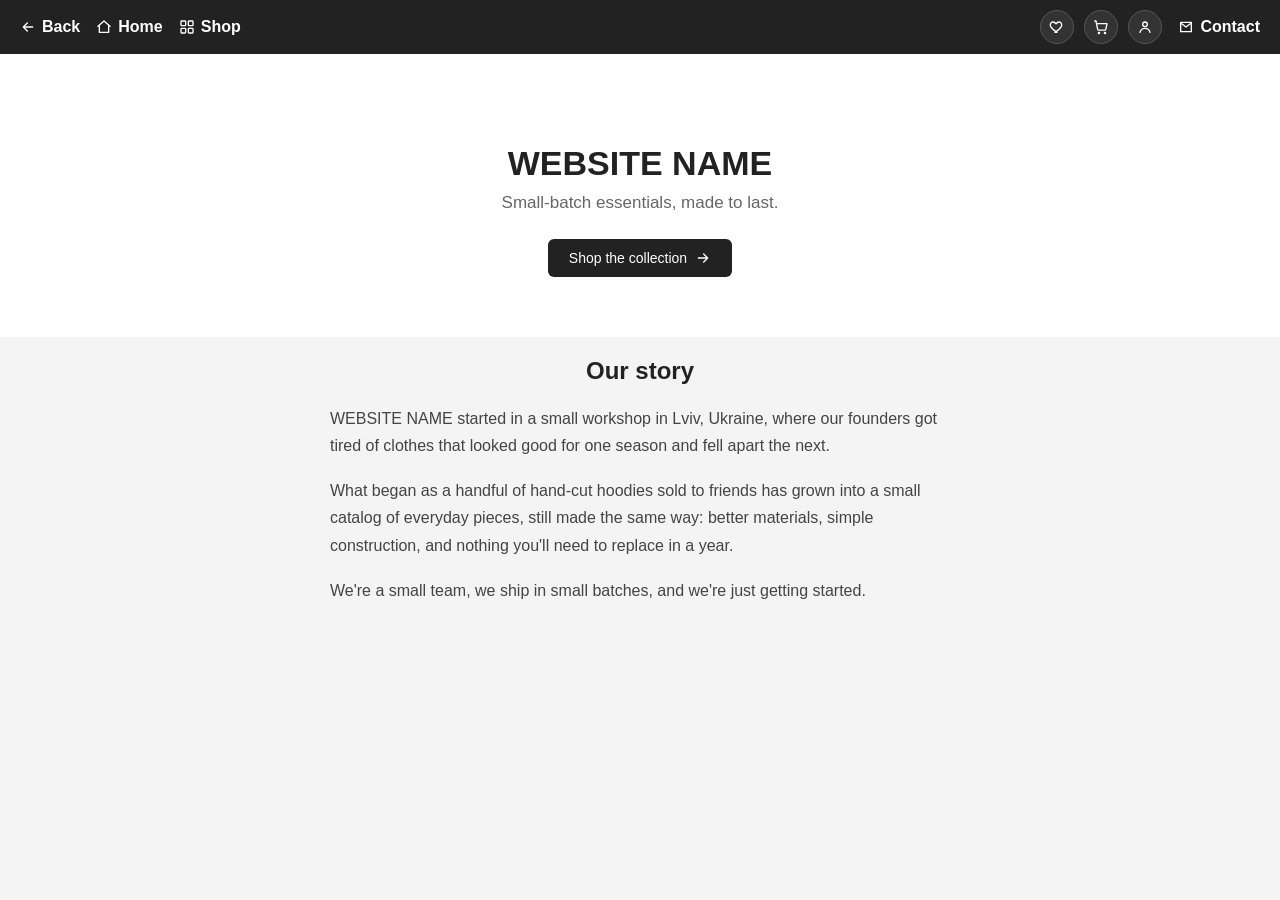
<file: index.html>
<!DOCTYPE html>
<html lang="en">

<head>
    <meta charset="UTF-8">
    <meta name="viewport" content="width=device-width, initial-scale=1">
    <title>Shop Template</title>
    <link rel="stylesheet" href="css_main.css?v=3">
</head>

<body>

    <header>
        <div class="header-left">
            <button type="button" class="back-btn" onclick="history.back()">
                <svg viewBox="0 0 24 24" fill="none" stroke="currentColor" stroke-width="2" stroke-linecap="round" stroke-linejoin="round" aria-hidden="true"><path d="M19 12H5M11 18l-6-6 6-6"/></svg>
                Back
            </button>
            <a href="index.html" class="back-btn">
                <svg viewBox="0 0 24 24" fill="none" stroke="currentColor" stroke-width="2" stroke-linecap="round" stroke-linejoin="round" aria-hidden="true"><path d="M3 11l9-8 9 8"/><path d="M5 10v10h14V10"/></svg>
                Home
            </a>
            <a href="products.html" class="back-btn">
                <svg viewBox="0 0 24 24" fill="none" stroke="currentColor" stroke-width="2" stroke-linecap="round" stroke-linejoin="round" aria-hidden="true"><rect x="3" y="3" width="7" height="7" rx="1"/><rect x="14" y="3" width="7" height="7" rx="1"/><rect x="3" y="14" width="7" height="7" rx="1"/><rect x="14" y="14" width="7" height="7" rx="1"/></svg>
                Shop
            </a>
        </div>

        <div class="header-icons">
            <div class="icon-btn">
                <a href="wishlist.html" aria-label="Wishlist">
                    <svg viewBox="0 0 24 24" fill="none" stroke="currentColor" stroke-width="2" stroke-linecap="round" stroke-linejoin="round"><path d="M12 20s-7-4.35-9.5-8.5C1 8 2.5 4.5 6 4.5c2 0 3.5 1.2 4.5 2.8 1-1.6 2.5-2.8 4.5-2.8 3.5 0 5 3.5 3.5 7-2.5 4.15-9.5 8.5-9.5 8.5z"/></svg>
                </a>
            </div>
            <div class="icon-btn">
                <a href="cart.html" aria-label="Cart">
                    <svg viewBox="0 0 24 24" fill="none" stroke="currentColor" stroke-width="2" stroke-linecap="round" stroke-linejoin="round"><circle cx="9" cy="21" r="1"/><circle cx="18" cy="21" r="1"/><path d="M2.5 3h2l2.4 12.2a2 2 0 0 0 2 1.6h8.4a2 2 0 0 0 2-1.6L21 7H6"/></svg>
                    <span class="cart-badge">0</span>
                </a>
            </div>
            <div class="icon-btn">
                <a href="account.html" aria-label="Account">
                    <svg viewBox="0 0 24 24" fill="none" stroke="currentColor" stroke-width="2" stroke-linecap="round" stroke-linejoin="round"><circle cx="12" cy="8" r="3.5"/><path d="M4.5 20c1-4 4.5-6 7.5-6s6.5 2 7.5 6"/></svg>
                </a>
            </div>
            <a href="contact.html" class="back-btn header-contact">
                <svg viewBox="0 0 24 24" fill="none" stroke="currentColor" stroke-width="2" stroke-linecap="round" stroke-linejoin="round" aria-hidden="true"><path d="M4 5h16v14H4z"/><path d="M4 6l8 6 8-6"/></svg>
                Contact
            </a>
        </div>
    </header>

    <main>

        <section class="story-hero">
            <h1>WEBSITE NAME</h1>
            <p class="tagline">Small-batch essentials, made to last.</p>
            <a href="products.html" class="btn btn-primary">
                Shop the collection
                <svg viewBox="0 0 24 24" fill="none" stroke="currentColor" stroke-width="2" stroke-linecap="round" stroke-linejoin="round"><path d="M5 12h14M13 6l6 6-6 6"/></svg>
            </a>
        </section>

        <section class="story-content">
            <h2>Our story</h2>
            <p>WEBSITE NAME started in a small workshop in Lviv, Ukraine, where our founders got tired of clothes that looked good for one season and fell apart the next.</p>
            <p>What began as a handful of hand-cut hoodies sold to friends has grown into a small catalog of everyday pieces, still made the same way: better materials, simple construction, and nothing you'll need to replace in a year.</p>
            <p>We're a small team, we ship in small batches, and we're just getting started.</p>
        </section>

    </main>

    <script src="auth.js?v=3"></script>
    <script src="cart.js?v=3"></script>

</body>

</html>
</file>
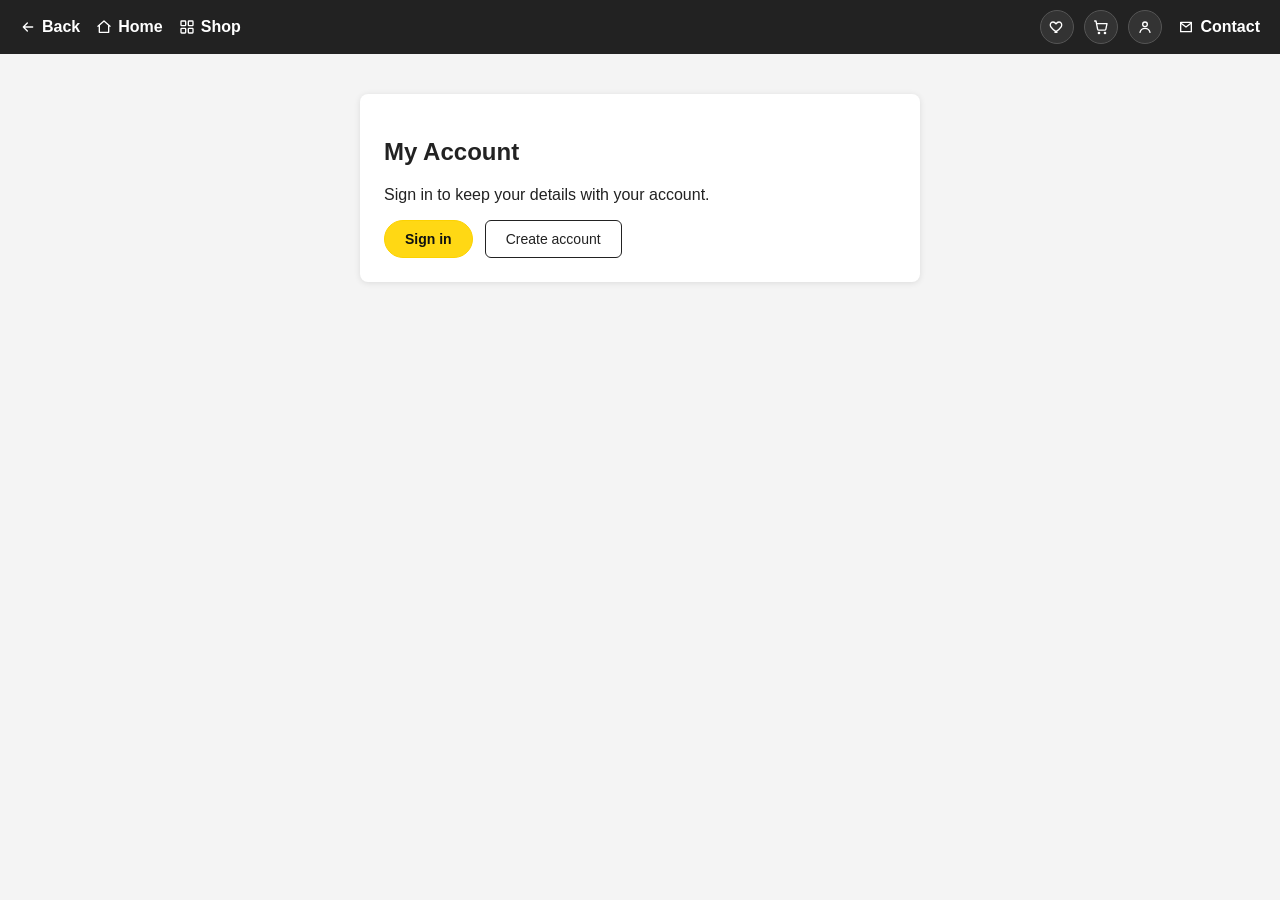
<file: account.html>
<!DOCTYPE html>
<html lang="en">

<head>
    <meta charset="UTF-8">
    <meta name="viewport" content="width=device-width, initial-scale=1">
    <title>My Account</title>
    <link rel="stylesheet" href="css_main.css?v=3">
</head>

<body>

    <header>
        <div class="header-left">
            <button type="button" class="back-btn" onclick="history.back()">
                <svg viewBox="0 0 24 24" fill="none" stroke="currentColor" stroke-width="2" stroke-linecap="round" stroke-linejoin="round" aria-hidden="true"><path d="M19 12H5M11 18l-6-6 6-6"/></svg>
                Back
            </button>
            <a href="index.html" class="back-btn">
                <svg viewBox="0 0 24 24" fill="none" stroke="currentColor" stroke-width="2" stroke-linecap="round" stroke-linejoin="round" aria-hidden="true"><path d="M3 11l9-8 9 8"/><path d="M5 10v10h14V10"/></svg>
                Home
            </a>
            <a href="products.html" class="back-btn">
                <svg viewBox="0 0 24 24" fill="none" stroke="currentColor" stroke-width="2" stroke-linecap="round" stroke-linejoin="round" aria-hidden="true"><rect x="3" y="3" width="7" height="7" rx="1"/><rect x="14" y="3" width="7" height="7" rx="1"/><rect x="3" y="14" width="7" height="7" rx="1"/><rect x="14" y="14" width="7" height="7" rx="1"/></svg>
                Shop
            </a>
        </div>
        <div class="header-icons">
            <div class="icon-btn">
                <a href="wishlist.html" aria-label="Wishlist">
                    <svg viewBox="0 0 24 24" fill="none" stroke="currentColor" stroke-width="2" stroke-linecap="round" stroke-linejoin="round" aria-hidden="true"><path d="M12 20s-7-4.35-9.5-8.5C1 8 2.5 4.5 6 4.5c2 0 3.5 1.2 4.5 2.8 1-1.6 2.5-2.8 4.5-2.8 3.5 0 5 3.5 3.5 7-2.5 4.15-9.5 8.5-9.5 8.5z"/></svg>
                </a>
            </div>
            <div class="icon-btn">
                <a href="cart.html" aria-label="Cart">
                    <svg viewBox="0 0 24 24" fill="none" stroke="currentColor" stroke-width="2" stroke-linecap="round" stroke-linejoin="round" aria-hidden="true"><circle cx="9" cy="21" r="1"/><circle cx="18" cy="21" r="1"/><path d="M2.5 3h2l2.4 12.2a2 2 0 0 0 2 1.6h8.4a2 2 0 0 0 2-1.6L21 7H6"/></svg>
                    <span class="cart-badge">0</span>
                </a>
            </div>
            <div class="icon-btn">
                <a href="account.html" aria-label="Account">
                    <svg viewBox="0 0 24 24" fill="none" stroke="currentColor" stroke-width="2" stroke-linecap="round" stroke-linejoin="round" aria-hidden="true"><circle cx="12" cy="8" r="3.5"/><path d="M4.5 20c1-4 4.5-6 7.5-6s6.5 2 7.5 6"/></svg>
                </a>
            </div>
            <a href="contact.html" class="back-btn header-contact">
                <svg viewBox="0 0 24 24" fill="none" stroke="currentColor" stroke-width="2" stroke-linecap="round" stroke-linejoin="round" aria-hidden="true"><path d="M4 5h16v14H4z"/><path d="M4 6l8 6 8-6"/></svg>
                Contact
            </a>
        </div>
    </header>

    <main>
        <div class="account-page">

            <!-- Shown while the session is being checked -->
            <p id="accountLoading" class="account-loading">Loading…</p>

            <!-- Signed out -->
            <section class="profile-card" id="signedOutCard" hidden>
                <h1>My Account</h1>
                <p>Sign in to keep your details with your account.</p>
                <div class="profile-actions">
                    <a href="login.html" class="btn btn-buy">Sign in</a>
                    <a href="register.html" class="btn btn-outline">Create account</a>
                </div>
            </section>

            <!-- Signed in -->
            <div id="signedInArea" hidden>
                <div class="account-header">
                    <h1>My Account</h1>
                    <button type="button" class="btn btn-outline" id="logoutBtn">Sign out</button>
                </div>

                <section class="profile-card">
                    <h2>Personal info</h2>

                    <div class="form-field">
                        <label>Email</label>
                        <p class="static-field" id="profileEmail"></p>
                        <span class="field-hint">Email is used to sign in and cannot be changed here.</span>
                    </div>

                    <form id="profileForm">
                        <div class="form-field">
                            <label for="profileName">Name</label>
                            <input type="text" id="profileName" placeholder="Your name">
                        </div>
                        <div class="form-field">
                            <label for="profilePhone">Phone</label>
                            <input type="tel" id="profilePhone" placeholder="+380 00 000 0000">
                        </div>
                        <div class="profile-actions">
                            <button type="submit" class="btn btn-buy">Save</button>
                            <span class="save-confirm" id="saveConfirm">Saved ✓</span>
                            <span class="form-error" id="profileError" role="alert"></span>
                        </div>
                    </form>
                </section>

                <section class="profile-card">
                    <div class="password-head">
                        <h2>Password</h2>
                        <button type="button" class="btn btn-outline" id="changePasswordBtn">Change password</button>
                    </div>

                    <form id="passwordForm" hidden>
                        <div class="form-field">
                            <label for="currentPassword">Current password</label>
                            <input type="password" id="currentPassword" autocomplete="current-password" required>
                        </div>
                        <div class="form-field">
                            <label for="newPassword">New password</label>
                            <input type="password" id="newPassword" autocomplete="new-password" required>
                            <span class="field-hint">At least 8 characters.</span>
                        </div>
                        <div class="form-field">
                            <label for="repeatPassword">Repeat new password</label>
                            <input type="password" id="repeatPassword" autocomplete="new-password" required>
                        </div>
                        <div class="profile-actions">
                            <button type="submit" class="btn btn-buy">Save new password</button>
                            <button type="button" class="btn btn-outline" id="cancelPasswordBtn">Cancel</button>
                            <span class="save-confirm" id="passwordConfirm">Changed ✓</span>
                            <span class="form-error" id="passwordError" role="alert"></span>
                        </div>
                    </form>
                </section>

                <div class="account-links">
                    <a class="account-link" href="orders.html">
                        <svg viewBox="0 0 24 24" fill="none" stroke="currentColor" stroke-width="2" stroke-linecap="round" stroke-linejoin="round" aria-hidden="true"><path d="M6 2h9l4 4v16H6z"/><path d="M9 12h7M9 16h7M9 8h3"/></svg>
                        <span>My Orders</span>
                    </a>
                    <a class="account-link" href="cart.html">
                        <svg viewBox="0 0 24 24" fill="none" stroke="currentColor" stroke-width="2" stroke-linecap="round" stroke-linejoin="round" aria-hidden="true"><circle cx="9" cy="21" r="1"/><circle cx="18" cy="21" r="1"/><path d="M2.5 3h2l2.4 12.2a2 2 0 0 0 2 1.6h8.4a2 2 0 0 0 2-1.6L21 7H6"/></svg>
                        <span>Your Cart</span>
                        <span class="cart-badge">0</span>
                    </a>
                    <a class="account-link" href="wishlist.html">
                        <svg viewBox="0 0 24 24" fill="none" stroke="currentColor" stroke-width="2" stroke-linecap="round" stroke-linejoin="round" aria-hidden="true"><path d="M12 20s-7-4.35-9.5-8.5C1 8 2.5 4.5 6 4.5c2 0 3.5 1.2 4.5 2.8 1-1.6 2.5-2.8 4.5-2.8 3.5 0 5 3.5 3.5 7-2.5 4.15-9.5 8.5-9.5 8.5z"/></svg>
                        <span>Your Wishlist</span>
                    </a>
                    <a class="account-link" href="admin.html" id="adminLink" hidden>
                        <svg viewBox="0 0 24 24" fill="none" stroke="currentColor" stroke-width="2" stroke-linecap="round" stroke-linejoin="round" aria-hidden="true"><path d="M12 3l7 3v6c0 4-3 7-7 9-4-2-7-5-7-9V6z"/></svg>
                        <span>Admin panel</span>
                    </a>
                </div>
            </div>

        </div>
    </main>

    <script src="auth.js?v=3"></script>
    <script src="cart.js?v=3"></script>
    <script>
        (async () => {
            const loading = document.getElementById('accountLoading');
            const signedOut = document.getElementById('signedOutCard');
            const signedIn = document.getElementById('signedInArea');

            const user = await Auth.load();
            loading.hidden = true;

            if (!user) {
                signedOut.hidden = false;
                return;
            }

            signedIn.hidden = false;
            document.getElementById('profileEmail').textContent = user.email;
            document.getElementById('profileName').value = user.name || '';
            document.getElementById('profilePhone').value = user.phone || '';

            if (Auth.isAdmin()) {
                document.getElementById('adminLink').hidden = false;
            }

            const confirmEl = document.getElementById('saveConfirm');
            const errorEl = document.getElementById('profileError');

            document.getElementById('profileForm').addEventListener('submit', async (e) => {
                e.preventDefault();
                errorEl.textContent = '';
                try {
                    await Auth.saveProfile(
                        document.getElementById('profileName').value.trim(),
                        document.getElementById('profilePhone').value.trim()
                    );
                    confirmEl.classList.add('show');
                    setTimeout(() => confirmEl.classList.remove('show'), 1500);
                } catch (err) {
                    errorEl.textContent = err.message;
                }
            });

            // Password form stays collapsed until asked for
            const pwForm = document.getElementById('passwordForm');
            const pwError = document.getElementById('passwordError');
            const pwConfirm = document.getElementById('passwordConfirm');
            const pwToggle = document.getElementById('changePasswordBtn');

            pwToggle.addEventListener('click', () => {
                pwForm.hidden = !pwForm.hidden;
                pwError.textContent = '';
            });

            document.getElementById('cancelPasswordBtn').addEventListener('click', () => {
                pwForm.reset();
                pwForm.hidden = true;
                pwError.textContent = '';
            });

            pwForm.addEventListener('submit', async (e) => {
                e.preventDefault();
                pwError.textContent = '';

                const current = document.getElementById('currentPassword').value;
                const next = document.getElementById('newPassword').value;
                const repeat = document.getElementById('repeatPassword').value;

                if (next.length < 8) {
                    pwError.textContent = 'The new password must be at least 8 characters';
                    return;
                }
                if (next !== repeat) {
                    pwError.textContent = 'The two new passwords do not match';
                    return;
                }

                try {
                    await Auth.post('api/password.php', {
                        current_password: current,
                        new_password: next
                    });
                    pwForm.reset();
                    pwForm.hidden = true;
                    pwConfirm.classList.add('show');
                    setTimeout(() => pwConfirm.classList.remove('show'), 2000);
                } catch (err) {
                    pwError.textContent = err.message;
                }
            });

            document.getElementById('logoutBtn').addEventListener('click', async () => {
                await Auth.logout();
                window.location.href = 'index.html';
            });
        })();
    </script>

</body>

</html>
</file>
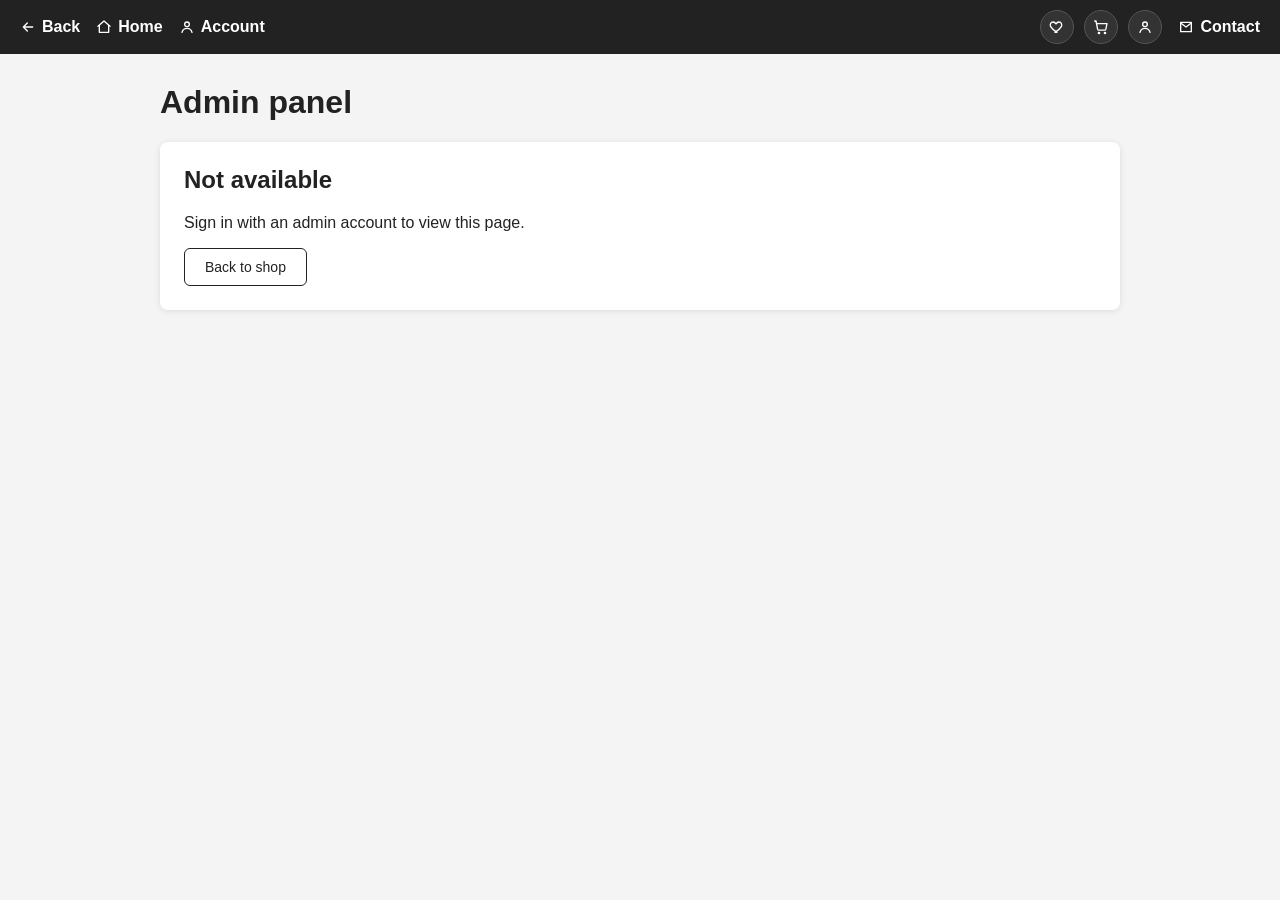
<file: admin.html>
<!DOCTYPE html>
<html lang="en">

<head>
    <meta charset="UTF-8">
    <meta name="viewport" content="width=device-width, initial-scale=1">
    <title>Admin</title>
    <link rel="stylesheet" href="css_main.css?v=3">
</head>

<body>

    <header>
        <div class="header-left">
            <button type="button" class="back-btn" onclick="history.back()">
                <svg viewBox="0 0 24 24" fill="none" stroke="currentColor" stroke-width="2" stroke-linecap="round" stroke-linejoin="round" aria-hidden="true"><path d="M19 12H5M11 18l-6-6 6-6"/></svg>
                Back
            </button>
            <a href="index.html" class="back-btn">
                <svg viewBox="0 0 24 24" fill="none" stroke="currentColor" stroke-width="2" stroke-linecap="round" stroke-linejoin="round" aria-hidden="true"><path d="M3 11l9-8 9 8"/><path d="M5 10v10h14V10"/></svg>
                Home
            </a>
            <a href="account.html" class="back-btn">
                <svg viewBox="0 0 24 24" fill="none" stroke="currentColor" stroke-width="2" stroke-linecap="round" stroke-linejoin="round" aria-hidden="true"><circle cx="12" cy="8" r="3.5"/><path d="M4.5 20c1-4 4.5-6 7.5-6s6.5 2 7.5 6"/></svg>
                Account
            </a>
        </div>
        <div class="header-icons">
            <div class="icon-btn">
                <a href="wishlist.html" aria-label="Wishlist">
                    <svg viewBox="0 0 24 24" fill="none" stroke="currentColor" stroke-width="2" stroke-linecap="round" stroke-linejoin="round" aria-hidden="true"><path d="M12 20s-7-4.35-9.5-8.5C1 8 2.5 4.5 6 4.5c2 0 3.5 1.2 4.5 2.8 1-1.6 2.5-2.8 4.5-2.8 3.5 0 5 3.5 3.5 7-2.5 4.15-9.5 8.5-9.5 8.5z"/></svg>
                </a>
            </div>
            <div class="icon-btn">
                <a href="cart.html" aria-label="Cart">
                    <svg viewBox="0 0 24 24" fill="none" stroke="currentColor" stroke-width="2" stroke-linecap="round" stroke-linejoin="round" aria-hidden="true"><circle cx="9" cy="21" r="1"/><circle cx="18" cy="21" r="1"/><path d="M2.5 3h2l2.4 12.2a2 2 0 0 0 2 1.6h8.4a2 2 0 0 0 2-1.6L21 7H6"/></svg>
                    <span class="cart-badge">0</span>
                </a>
            </div>
            <div class="icon-btn">
                <a href="account.html" aria-label="Account">
                    <svg viewBox="0 0 24 24" fill="none" stroke="currentColor" stroke-width="2" stroke-linecap="round" stroke-linejoin="round" aria-hidden="true"><circle cx="12" cy="8" r="3.5"/><path d="M4.5 20c1-4 4.5-6 7.5-6s6.5 2 7.5 6"/></svg>
                </a>
            </div>
            <a href="contact.html" class="back-btn header-contact">
                <svg viewBox="0 0 24 24" fill="none" stroke="currentColor" stroke-width="2" stroke-linecap="round" stroke-linejoin="round" aria-hidden="true"><path d="M4 5h16v14H4z"/><path d="M4 6l8 6 8-6"/></svg>
                Contact
            </a>
        </div>
    </header>

    <main>
        <div class="admin-page">
            <h1>Admin panel</h1>

            <p id="adminLoading" class="account-loading">Loading…</p>

            <section class="profile-card" id="adminDenied" hidden>
                <h2>Not available</h2>
                <p id="adminDeniedText"></p>
                <div class="profile-actions">
                    <a href="index.html" class="btn btn-outline">Back to shop</a>
                </div>
            </section>

            <div id="adminArea" hidden>
                <div class="stat-row" id="statRow"></div>

                <div class="admin-tabs">
                    <button type="button" class="tab-btn active" data-tab="orders">Orders</button>
                    <button type="button" class="tab-btn" data-tab="products">Products</button>
                    <button type="button" class="tab-btn" data-tab="messages">Messages</button>
                    <button type="button" class="tab-btn" data-tab="users">Users</button>
                </div>

                <div id="tabOrders"></div>

                <div id="tabProducts" hidden>
                    <div class="product-editor">
                        <h2 id="editorHeading">Add a product</h2>
                        <form id="productForm">
                            <input type="hidden" id="productId">
                            <div class="form-row">
                                <div class="form-field">
                                    <label for="productName">Name</label>
                                    <input type="text" id="productName" required>
                                </div>
                                <div class="form-field">
                                    <label for="productCategory">Category</label>
                                    <input type="text" id="productCategory" placeholder="Outerwear" list="categoryList">
                                    <datalist id="categoryList"></datalist>
                                </div>
                            </div>
                            <div class="form-row">
                                <div class="form-field">
                                    <label for="productPrice">Price</label>
                                    <input type="number" id="productPrice" step="0.01" min="0" required>
                                </div>
                                <div class="form-field">
                                    <label for="productStock">Stock</label>
                                    <input type="number" id="productStock" step="1" min="0" required>
                                </div>
                            </div>
                            <div class="form-field">
                                <label for="productImage">Main image URL <span class="field-hint">(optional)</span></label>
                                <input type="url" id="productImage" placeholder="https://example.com/photo.jpg">
                                <span class="field-hint">Used as the catalog thumbnail and the first gallery slide. Leave empty to keep the drawn illustration.</span>
                            </div>
                            <div class="form-field">
                                <label for="productMedia">Extra photos and video</label>
                                <textarea id="productMedia" rows="4" placeholder="https://example.com/back.jpg&#10;https://example.com/detail.jpg&#10;https://youtu.be/dQw4w9WgXcQ&#10;https://example.com/clip.mp4"></textarea>
                                <span class="field-hint">
                                    One link per line, up to 12. Photos, direct <code>.mp4</code>/<code>.webm</code>
                                    files and YouTube links are recognised automatically.
                                </span>
                            </div>
                            <div class="form-field">
                                <label for="productBlurb">Description</label>
                                <textarea id="productBlurb" rows="3"></textarea>
                            </div>

                            <div class="form-row">
                                <div class="form-field">
                                    <label for="productSku">SKU</label>
                                    <input type="text" id="productSku" placeholder="NH-001">
                                </div>
                                <div class="form-field">
                                    <label for="productOrigin">Made in</label>
                                    <input type="text" id="productOrigin" placeholder="Ukraine">
                                </div>
                                <div class="form-field">
                                    <label for="productWeight">Weight</label>
                                    <input type="text" id="productWeight" placeholder="450 g">
                                </div>
                            </div>
                            <div class="form-field">
                                <label for="productMaterial">Material</label>
                                <input type="text" id="productMaterial" placeholder="80% cotton, 20% polyester">
                            </div>
                            <div class="form-field">
                                <label for="productCare">Care instructions</label>
                                <textarea id="productCare" rows="2" placeholder="Machine wash at 30°C, do not tumble dry."></textarea>
                            </div>
                            <div class="form-field">
                                <label for="productSpecs">Extra specifications</label>
                                <textarea id="productSpecs" rows="4" placeholder="Fit: Regular&#10;Pockets: 4&#10;Season: All year"></textarea>
                                <span class="field-hint">One per line as <code>Label: Value</code>. These appear in the Specifications tab.</span>
                            </div>
                            <p class="form-error" id="productError" role="alert"></p>
                            <div class="profile-actions">
                                <button type="submit" class="btn btn-buy" id="productSubmit">Add product</button>
                                <button type="button" class="btn btn-outline" id="productReset" hidden>Cancel edit</button>
                                <span class="save-confirm" id="productConfirm">Saved ✓</span>
                            </div>
                        </form>
                    </div>

                    <div id="productList"></div>
                </div>

                <div id="tabMessages" hidden></div>
                <div id="tabUsers" hidden></div>
            </div>
        </div>
    </main>

    <script src="auth.js?v=3"></script>
    <script src="cart.js?v=3"></script>
    <script src="orders-ui.js?v=3"></script>
    <script>
        (async () => {
            const loading = document.getElementById('adminLoading');
            const denied = document.getElementById('adminDenied');
            const deniedText = document.getElementById('adminDeniedText');
            const area = document.getElementById('adminArea');

            const user = await Auth.load();
            loading.hidden = true;

            // Convenience only: the server rejects non-admins regardless
            if (!user) {
                deniedText.textContent = 'Sign in with an admin account to view this page.';
                denied.hidden = false;
                return;
            }
            if (!Auth.isAdmin()) {
                deniedText.textContent = 'This account does not have admin access.';
                denied.hidden = false;
                return;
            }

            area.hidden = false;

            function statTile(label, value) {
                const tile = document.createElement('div');
                tile.className = 'stat-tile';
                const v = document.createElement('div');
                v.className = 'stat-value';
                v.textContent = value;
                const l = document.createElement('div');
                l.className = 'stat-label';
                l.textContent = label;
                tile.append(v, l);
                return tile;
            }

            try {
                const summary = await Auth.get('api/admin.php?resource=summary');
                const row = document.getElementById('statRow');
                row.append(
                    statTile('Users', summary.users),
                    statTile('Orders', summary.orders),
                    statTile('Awaiting action', summary.pending),
                    statTile('Unread messages', summary.unread),
                    statTile('Out of stock', summary.out_of_stock),
                    statTile('Revenue', formatPrice(summary.revenue))
                );

                const ordersData = await Auth.get('api/admin.php?resource=orders');
                const ordersTab = document.getElementById('tabOrders');

                if (!ordersData.orders.length) {
                    const empty = document.createElement('p');
                    empty.className = 'cart-empty';
                    empty.textContent = 'No orders yet.';
                    ordersTab.appendChild(empty);
                } else {
                    ordersData.orders.forEach((order) => {
                        ordersTab.appendChild(buildOrderCard(order, {
                            showCustomer: true,
                            onStatusChange: (orderId, status) =>
                                Auth.post('api/admin.php', {
                                    action: 'set_status',
                                    order_id: orderId,
                                    status: status
                                })
                        }));
                    });
                }

                /* ---------------- products ---------------- */

                const productList = document.getElementById('productList');
                const productForm = document.getElementById('productForm');
                const productError = document.getElementById('productError');
                const productConfirm = document.getElementById('productConfirm');
                const productSubmit = document.getElementById('productSubmit');
                const productReset = document.getElementById('productReset');
                const editorHeading = document.getElementById('editorHeading');

                function clearForm() {
                    productForm.reset();
                    document.getElementById('productId').value = '';
                    editorHeading.textContent = 'Add a product';
                    productSubmit.textContent = 'Add product';
                    productReset.hidden = true;
                    productError.textContent = '';
                }

                function fillForm(p) {
                    document.getElementById('productId').value = p.id;
                    document.getElementById('productName').value = p.name;
                    document.getElementById('productCategory').value = p.category;
                    document.getElementById('productPrice').value = p.price;
                    document.getElementById('productStock').value = p.stock;
                    document.getElementById('productImage').value = p.image_url || '';
                    document.getElementById('productBlurb').value = p.blurb || '';
                    document.getElementById('productMedia').value = (p.media || [])
                        .filter((m) => m.url !== p.image_url)
                        .map((m) => m.type === 'youtube' ? 'https://youtu.be/' + m.url : m.url)
                        .join('\n');
                    document.getElementById('productSku').value = p.sku || '';
                    document.getElementById('productOrigin').value = p.origin || '';
                    document.getElementById('productWeight').value = p.weight || '';
                    document.getElementById('productMaterial').value = p.material || '';
                    document.getElementById('productCare').value = p.care || '';
                    // Stored as JSON; edited as one "Label: Value" per line
                    document.getElementById('productSpecs').value = (p.specs || [])
                        .map((s) => s.label + ': ' + s.value)
                        .join('\n');
                    editorHeading.textContent = 'Editing: ' + p.name;
                    productSubmit.textContent = 'Save changes';
                    productReset.hidden = false;
                    productError.textContent = '';
                    window.scrollTo({ top: 0, behavior: 'smooth' });
                }

                async function loadProducts() {
                    const data = await Auth.get('api/admin.php?resource=products');
                    const products = data.products || [];

                    // Category suggestions for the form
                    const datalist = document.getElementById('categoryList');
                    datalist.innerHTML = '';
                    [...new Set(products.map((p) => p.category).filter(Boolean))].forEach((c) => {
                        const opt = document.createElement('option');
                        opt.value = c;
                        datalist.appendChild(opt);
                    });

                    productList.innerHTML = '';
                    const table = document.createElement('table');
                    table.className = 'admin-table';
                    const thead = document.createElement('thead');
                    const hr = document.createElement('tr');
                    ['Product', 'Category', 'Price', 'Stock', 'Status', ''].forEach((h) => {
                        const th = document.createElement('th');
                        th.textContent = h;
                        hr.appendChild(th);
                    });
                    thead.appendChild(hr);
                    table.appendChild(thead);

                    const tbody = document.createElement('tbody');
                    products.forEach((p) => {
                        const tr = document.createElement('tr');
                        if (!p.active) tr.className = 'row-retired';

                        [p.name, p.category, formatPrice(p.price), String(p.stock)].forEach((v) => {
                            const td = document.createElement('td');
                            td.textContent = v;
                            tr.appendChild(td);
                        });

                        const statusTd = document.createElement('td');
                        statusTd.textContent = p.active ? 'active' : 'retired';
                        tr.appendChild(statusTd);

                        const actionTd = document.createElement('td');
                        const edit = document.createElement('button');
                        edit.type = 'button';
                        edit.className = 'link-btn';
                        edit.textContent = 'Edit';
                        edit.addEventListener('click', () => fillForm(p));

                        const toggle = document.createElement('button');
                        toggle.type = 'button';
                        toggle.className = 'link-btn';
                        toggle.textContent = p.active ? 'Retire' : 'Restore';
                        toggle.addEventListener('click', async () => {
                            toggle.disabled = true;
                            await Auth.post('api/admin.php', {
                                action: 'set_product_active',
                                id: p.id,
                                active: !p.active
                            });
                            await loadProducts();
                        });

                        actionTd.append(edit, toggle);
                        tr.appendChild(actionTd);
                        tbody.appendChild(tr);
                    });
                    table.appendChild(tbody);

                    const wrap = document.createElement('div');
                    wrap.className = 'table-scroll';
                    wrap.appendChild(table);
                    productList.appendChild(wrap);
                }

                productReset.addEventListener('click', clearForm);

                productForm.addEventListener('submit', async (e) => {
                    e.preventDefault();
                    productError.textContent = '';
                    productSubmit.disabled = true;

                    const id = document.getElementById('productId').value;
                    try {
                        await Auth.post('api/admin.php', {
                            action: 'save_product',
                            is_new: id === '',
                            id: id,
                            name: document.getElementById('productName').value.trim(),
                            category: document.getElementById('productCategory').value.trim(),
                            price: document.getElementById('productPrice').value,
                            stock: document.getElementById('productStock').value,
                            image_url: document.getElementById('productImage').value.trim(),
                            blurb: document.getElementById('productBlurb').value.trim(),
                            media: document.getElementById('productMedia').value,
                            sku: document.getElementById('productSku').value.trim(),
                            origin: document.getElementById('productOrigin').value.trim(),
                            weight: document.getElementById('productWeight').value.trim(),
                            material: document.getElementById('productMaterial').value.trim(),
                            care: document.getElementById('productCare').value.trim(),
                            specs: document.getElementById('productSpecs').value
                        });
                        clearForm();
                        productConfirm.classList.add('show');
                        setTimeout(() => productConfirm.classList.remove('show'), 1500);
                        await loadProducts();
                    } catch (err) {
                        productError.textContent = err.message;
                    }
                    productSubmit.disabled = false;
                });

                await loadProducts();

                /* ---------------- messages ---------------- */

                const messagesTab = document.getElementById('tabMessages');

                async function loadMessages() {
                    const data = await Auth.get('api/admin.php?resource=messages');
                    const messages = data.messages || [];
                    messagesTab.innerHTML = '';

                    if (!messages.length) {
                        const empty = document.createElement('p');
                        empty.className = 'cart-empty';
                        empty.textContent = 'No messages yet.';
                        messagesTab.appendChild(empty);
                        return;
                    }

                    messages.forEach((m) => {
                        const card = document.createElement('section');
                        card.className = 'order-card message-card status-msg-' + m.status;

                        const head = document.createElement('div');
                        head.className = 'order-head';
                        const who = document.createElement('div');
                        const name = document.createElement('span');
                        name.className = 'order-number';
                        name.textContent = m.name;
                        const when = document.createElement('span');
                        when.className = 'order-date';
                        when.textContent = formatOrderDate(m.created_at);
                        who.append(name, when);

                        const badge = document.createElement('span');
                        badge.className = 'status-badge status-' + (m.status === 'new' ? 'new' : m.status === 'read' ? 'processing' : 'completed');
                        badge.textContent = m.status;
                        head.append(who, badge);

                        const from = document.createElement('p');
                        from.className = 'order-customer';
                        from.textContent = m.email + (m.subject ? ' · ' + m.subject : '');

                        const body = document.createElement('p');
                        body.className = 'message-body';
                        body.textContent = m.body;

                        const foot = document.createElement('div');
                        foot.className = 'order-foot';
                        const reply = document.createElement('a');
                        reply.className = 'btn btn-outline';
                        reply.href = 'mailto:' + encodeURIComponent(m.email) +
                            '?subject=' + encodeURIComponent('Re: ' + (m.subject || 'your message'));
                        reply.textContent = 'Reply by email';

                        const select = document.createElement('select');
                        select.className = 'status-select';
                        ['new', 'read', 'resolved'].forEach((s) => {
                            const o = document.createElement('option');
                            o.value = s;
                            o.textContent = s;
                            if (s === m.status) o.selected = true;
                            select.appendChild(o);
                        });
                        select.addEventListener('change', async () => {
                            select.disabled = true;
                            await Auth.post('api/admin.php', {
                                action: 'set_message_status',
                                message_id: m.id,
                                status: select.value
                            });
                            await loadMessages();
                        });

                        foot.append(reply, select);
                        card.append(head, from, body, foot);
                        messagesTab.appendChild(card);
                    });
                }

                await loadMessages();

                const usersData = await Auth.get('api/admin.php?resource=users');
                const usersTab = document.getElementById('tabUsers');

                const table = document.createElement('table');
                table.className = 'admin-table';
                const thead = document.createElement('thead');
                const headRow = document.createElement('tr');
                ['Email', 'Name', 'Phone', 'Role', 'Orders', 'Joined'].forEach((h) => {
                    const th = document.createElement('th');
                    th.textContent = h;
                    headRow.appendChild(th);
                });
                thead.appendChild(headRow);
                table.appendChild(thead);

                const tbody = document.createElement('tbody');
                usersData.users.forEach((u) => {
                    const tr = document.createElement('tr');
                    [
                        u.email,
                        u.name || '—',
                        u.phone || '—',
                        u.role,
                        String(u.order_count),
                        formatOrderDate(u.created_at)
                    ].forEach((value) => {
                        const td = document.createElement('td');
                        td.textContent = value;
                        tr.appendChild(td);
                    });
                    tbody.appendChild(tr);
                });
                table.appendChild(tbody);

                const wrap = document.createElement('div');
                wrap.className = 'table-scroll';
                wrap.appendChild(table);
                usersTab.appendChild(wrap);
            } catch (err) {
                const msg = document.createElement('p');
                msg.className = 'form-error';
                msg.textContent = err.message;
                area.appendChild(msg);
            }

            document.querySelectorAll('.tab-btn').forEach((btn) => {
                btn.addEventListener('click', () => {
                    document.querySelectorAll('.tab-btn').forEach((b) => b.classList.remove('active'));
                    btn.classList.add('active');
                    const tab = btn.dataset.tab;
                    document.getElementById('tabOrders').hidden = tab !== 'orders';
                    document.getElementById('tabProducts').hidden = tab !== 'products';
                    document.getElementById('tabMessages').hidden = tab !== 'messages';
                    document.getElementById('tabUsers').hidden = tab !== 'users';
                });
            });
        })();
    </script>

</body>

</html>
</file>
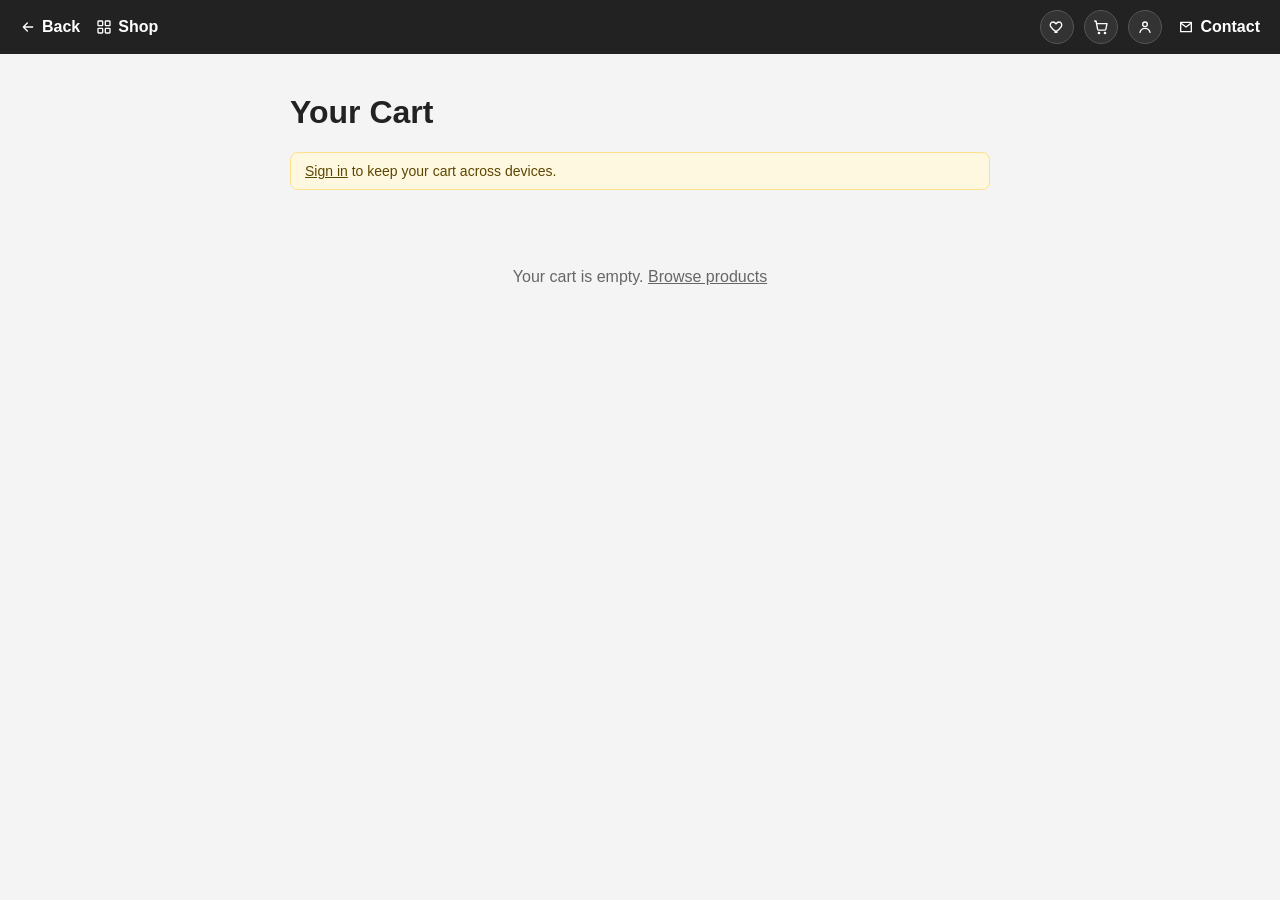
<file: cart.html>
<!DOCTYPE html>
<html lang="en">

<head>
    <meta charset="UTF-8">
    <meta name="viewport" content="width=device-width, initial-scale=1">
    <title>Your Cart</title>
    <link rel="stylesheet" href="css_main.css?v=3">
</head>

<body>

    <header>
        <div class="header-left">
            <button type="button" class="back-btn" onclick="history.back()">
                <svg viewBox="0 0 24 24" fill="none" stroke="currentColor" stroke-width="2" stroke-linecap="round" stroke-linejoin="round" aria-hidden="true"><path d="M19 12H5M11 18l-6-6 6-6"/></svg>
                Back
            </button>
            <a href="products.html" class="back-btn">
                <svg viewBox="0 0 24 24" fill="none" stroke="currentColor" stroke-width="2" stroke-linecap="round" stroke-linejoin="round" aria-hidden="true"><rect x="3" y="3" width="7" height="7" rx="1"/><rect x="14" y="3" width="7" height="7" rx="1"/><rect x="3" y="14" width="7" height="7" rx="1"/><rect x="14" y="14" width="7" height="7" rx="1"/></svg>
                Shop
            </a>
        </div>
        <div class="header-icons">
            <div class="icon-btn">
                <a href="wishlist.html" aria-label="Wishlist">
                    <svg viewBox="0 0 24 24" fill="none" stroke="currentColor" stroke-width="2" stroke-linecap="round" stroke-linejoin="round"><path d="M12 20s-7-4.35-9.5-8.5C1 8 2.5 4.5 6 4.5c2 0 3.5 1.2 4.5 2.8 1-1.6 2.5-2.8 4.5-2.8 3.5 0 5 3.5 3.5 7-2.5 4.15-9.5 8.5-9.5 8.5z"/></svg>
                </a>
            </div>
            <div class="icon-btn">
                <a href="cart.html" aria-label="Cart">
                    <svg viewBox="0 0 24 24" fill="none" stroke="currentColor" stroke-width="2" stroke-linecap="round" stroke-linejoin="round"><circle cx="9" cy="21" r="1"/><circle cx="18" cy="21" r="1"/><path d="M2.5 3h2l2.4 12.2a2 2 0 0 0 2 1.6h8.4a2 2 0 0 0 2-1.6L21 7H6"/></svg>
                    <span class="cart-badge">0</span>
                </a>
            </div>
            <div class="icon-btn">
                <a href="account.html" aria-label="Account">
                    <svg viewBox="0 0 24 24" fill="none" stroke="currentColor" stroke-width="2" stroke-linecap="round" stroke-linejoin="round"><circle cx="12" cy="8" r="3.5"/><path d="M4.5 20c1-4 4.5-6 7.5-6s6.5 2 7.5 6"/></svg>
                </a>
            </div>
            <a href="contact.html" class="back-btn header-contact">
                <svg viewBox="0 0 24 24" fill="none" stroke="currentColor" stroke-width="2" stroke-linecap="round" stroke-linejoin="round" aria-hidden="true"><path d="M4 5h16v14H4z"/><path d="M4 6l8 6 8-6"/></svg>
                Contact
            </a>
        </div>
    </header>

    <main>
        <div class="cart-page">
            <h1>Your Cart</h1>

            <p class="sync-notice" id="syncNotice" hidden>
                <a href="login.html">Sign in</a> to keep your cart across devices.
            </p>

            <div id="cartItems"></div>

            <div class="cart-summary" id="cartSummary">
                <span>Total</span>
                <span id="cartTotal">$0.00</span>
            </div>

            <div class="cart-actions" id="cartActions">
                <a href="checkout.html" class="btn btn-buy">Proceed to checkout</a>
            </div>

            <a href="products.html" class="cart-continue" id="cartContinueLink">← Continue shopping</a>
        </div>
    </main>

    <script src="auth.js?v=3"></script>
    <script src="cart.js?v=3"></script>

</body>

</html>
</file>
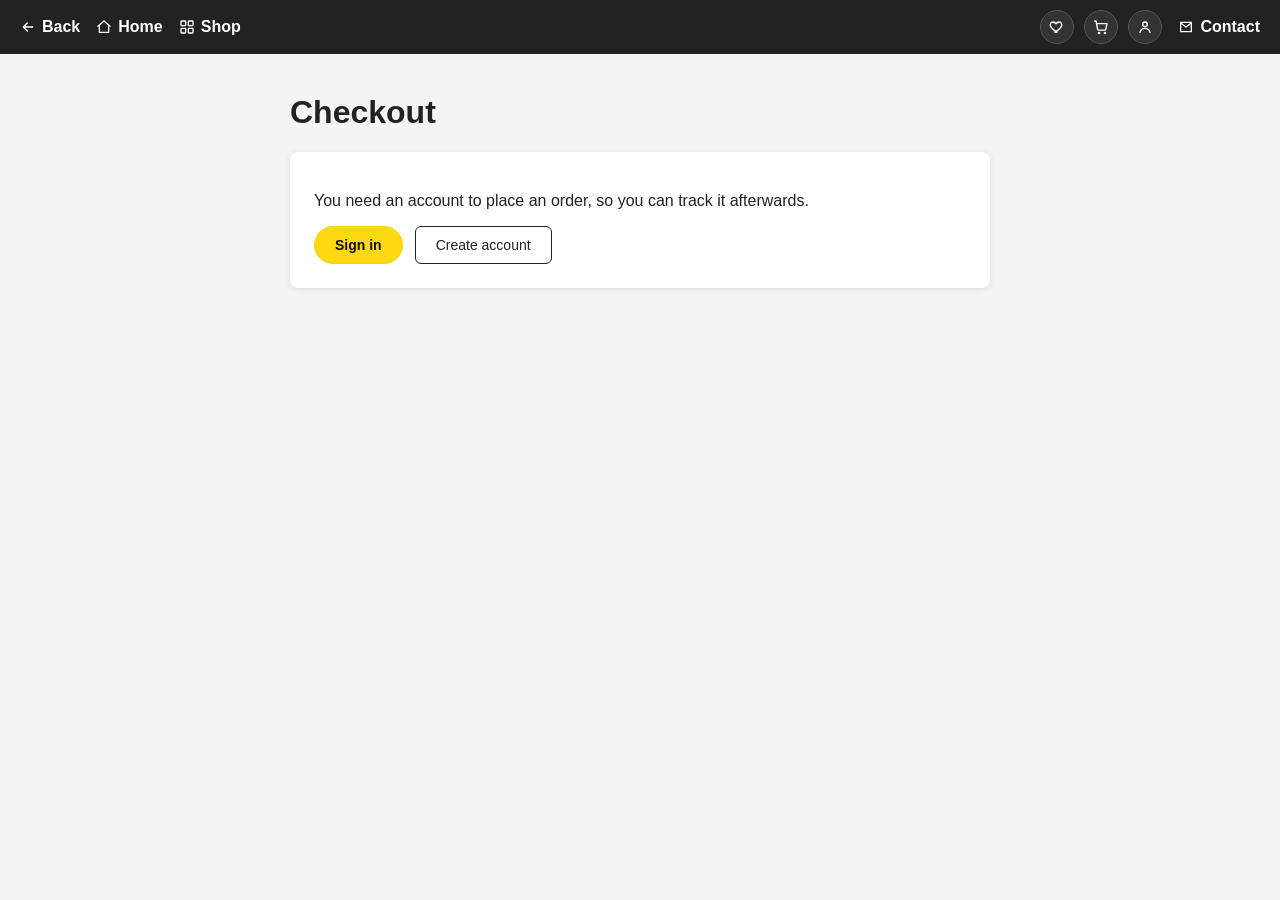
<file: checkout.html>
<!DOCTYPE html>
<html lang="en">

<head>
    <meta charset="UTF-8">
    <meta name="viewport" content="width=device-width, initial-scale=1">
    <title>Checkout</title>
    <link rel="stylesheet" href="css_main.css?v=3">
</head>

<body>

    <header>
        <div class="header-left">
            <button type="button" class="back-btn" onclick="history.back()">
                <svg viewBox="0 0 24 24" fill="none" stroke="currentColor" stroke-width="2" stroke-linecap="round" stroke-linejoin="round" aria-hidden="true"><path d="M19 12H5M11 18l-6-6 6-6"/></svg>
                Back
            </button>
            <a href="index.html" class="back-btn">
                <svg viewBox="0 0 24 24" fill="none" stroke="currentColor" stroke-width="2" stroke-linecap="round" stroke-linejoin="round" aria-hidden="true"><path d="M3 11l9-8 9 8"/><path d="M5 10v10h14V10"/></svg>
                Home
            </a>
            <a href="products.html" class="back-btn">
                <svg viewBox="0 0 24 24" fill="none" stroke="currentColor" stroke-width="2" stroke-linecap="round" stroke-linejoin="round" aria-hidden="true"><rect x="3" y="3" width="7" height="7" rx="1"/><rect x="14" y="3" width="7" height="7" rx="1"/><rect x="3" y="14" width="7" height="7" rx="1"/><rect x="14" y="14" width="7" height="7" rx="1"/></svg>
                Shop
            </a>
        </div>
        <div class="header-icons">
            <div class="icon-btn">
                <a href="wishlist.html" aria-label="Wishlist">
                    <svg viewBox="0 0 24 24" fill="none" stroke="currentColor" stroke-width="2" stroke-linecap="round" stroke-linejoin="round" aria-hidden="true"><path d="M12 20s-7-4.35-9.5-8.5C1 8 2.5 4.5 6 4.5c2 0 3.5 1.2 4.5 2.8 1-1.6 2.5-2.8 4.5-2.8 3.5 0 5 3.5 3.5 7-2.5 4.15-9.5 8.5-9.5 8.5z"/></svg>
                </a>
            </div>
            <div class="icon-btn">
                <a href="cart.html" aria-label="Cart">
                    <svg viewBox="0 0 24 24" fill="none" stroke="currentColor" stroke-width="2" stroke-linecap="round" stroke-linejoin="round" aria-hidden="true"><circle cx="9" cy="21" r="1"/><circle cx="18" cy="21" r="1"/><path d="M2.5 3h2l2.4 12.2a2 2 0 0 0 2 1.6h8.4a2 2 0 0 0 2-1.6L21 7H6"/></svg>
                    <span class="cart-badge">0</span>
                </a>
            </div>
            <div class="icon-btn">
                <a href="account.html" aria-label="Account">
                    <svg viewBox="0 0 24 24" fill="none" stroke="currentColor" stroke-width="2" stroke-linecap="round" stroke-linejoin="round" aria-hidden="true"><circle cx="12" cy="8" r="3.5"/><path d="M4.5 20c1-4 4.5-6 7.5-6s6.5 2 7.5 6"/></svg>
                </a>
            </div>
            <a href="contact.html" class="back-btn header-contact">
                <svg viewBox="0 0 24 24" fill="none" stroke="currentColor" stroke-width="2" stroke-linecap="round" stroke-linejoin="round" aria-hidden="true"><path d="M4 5h16v14H4z"/><path d="M4 6l8 6 8-6"/></svg>
                Contact
            </a>
        </div>
    </header>

    <main>
        <div class="cart-page">
            <h1>Checkout</h1>

            <p id="checkoutLoading" class="account-loading">Loading…</p>

            <!-- Not signed in -->
            <section class="profile-card" id="checkoutSignedOut" hidden>
                <p>You need an account to place an order, so you can track it afterwards.</p>
                <div class="profile-actions">
                    <a href="login.html" class="btn btn-buy">Sign in</a>
                    <a href="register.html" class="btn btn-outline">Create account</a>
                </div>
            </section>

            <div id="checkoutArea" hidden>
                <div id="checkoutItems"></div>

                <div class="cart-summary">
                    <span>Total</span>
                    <span id="checkoutTotal">$0.00</span>
                </div>

                <section class="profile-card checkout-form">
                    <h2>Delivery details</h2>
                    <form id="checkoutForm">
                        <div class="form-field">
                            <label for="contactName">Full name</label>
                            <input type="text" id="contactName" required>
                        </div>
                        <div class="form-field">
                            <label for="contactPhone">Phone</label>
                            <input type="tel" id="contactPhone" placeholder="+380 00 000 0000">
                        </div>
                        <div class="form-field">
                            <label for="country">Country</label>
                            <select id="country" required></select>
                        </div>

                        <div class="form-row">
                            <div class="form-field">
                                <label for="city">City</label>
                                <input type="text" id="city" required>
                            </div>
                            <div class="form-field">
                                <label for="postalCode">Postal code</label>
                                <input type="text" id="postalCode" placeholder="01001">
                            </div>
                        </div>

                        <div class="form-field">
                            <label for="address">Street address</label>
                            <textarea id="address" rows="2" required placeholder="Street, building, apartment"></textarea>
                        </div>

                        <h2 class="delivery-heading">Delivery method</h2>
                        <div class="delivery-options" id="deliveryOptions"></div>

                        <div class="checkout-totals">
                            <div><span>Items</span><span id="sumItems">$0.00</span></div>
                            <div><span>Delivery</span><span id="sumShipping">$0.00</span></div>
                            <div class="grand"><span>Total</span><span id="sumTotal">$0.00</span></div>
                        </div>

                        <p class="field-hint">
                            No online payment: we contact you to confirm the order and arrange payment.
                        </p>

                        <!-- Sits directly above the button, because that is
                             where the customer is looking when it matters -->
                        <div class="shortage-notice" id="shortageNotice" role="alert" hidden></div>

                        <p class="form-error" id="checkoutError" role="alert"></p>

                        <button type="submit" class="btn btn-buy" id="placeOrderBtn">Place order</button>
                    </form>
                </section>
            </div>

            <!-- Success -->
            <section class="profile-card order-success" id="orderSuccess" hidden>
                <h2>Order placed</h2>
                <p id="orderSuccessText"></p>
                <div class="profile-actions">
                    <a href="orders.html" class="btn btn-buy">View my orders</a>
                    <a href="products.html" class="btn btn-outline">Keep shopping</a>
                </div>
            </section>
        </div>
    </main>

    <script src="auth.js?v=3"></script>
    <script src="cart.js?v=3"></script>
    <script src="orders-ui.js?v=3"></script>
    <script>
        (async () => {
            const loading = document.getElementById('checkoutLoading');
            const signedOut = document.getElementById('checkoutSignedOut');
            const area = document.getElementById('checkoutArea');
            const success = document.getElementById('orderSuccess');

            await loadCatalog();
            const user = await Auth.load();
            loading.hidden = true;

            if (!user) {
                signedOut.hidden = false;
                return;
            }

            const cart = await Store.cart();
            if (cart.length === 0) {
                const empty = document.createElement('p');
                empty.className = 'cart-empty';
                empty.textContent = 'Your cart is empty. ';
                const link = document.createElement('a');
                link.href = 'products.html';
                link.textContent = 'Browse products';
                empty.appendChild(link);
                document.querySelector('.cart-page').appendChild(empty);
                return;
            }

            area.hidden = false;

            // Order summary, priced from the catalog
            const itemsEl = document.getElementById('checkoutItems');
            const shortageBox = document.getElementById('shortageNotice');
            let total = 0;
            let blocked = false;

            cart.forEach((item) => {
                const product = getProduct(item.id);
                if (!product) return;
                total += product.price * item.qty;

                const row = document.createElement('div');
                row.className = 'cart-item';
                row.appendChild(buildItemMedia(product, formatPrice(product.price) + ' each'));

                const qty = document.createElement('div');
                qty.className = 'qty-value';
                qty.textContent = '×' + item.qty;

                const lineTotal = document.createElement('div');
                lineTotal.className = 'cart-item-total';
                lineTotal.textContent = formatPrice(product.price * item.qty);

                row.append(qty, lineTotal);

                // Warn before the customer fills in the form, not after they
                // press the button. The server still re-checks on submit.
                const available = Number(product.stock);
                if (available < item.qty) {
                    blocked = true;
                    row.classList.add('cart-item-short');
                    const warn = document.createElement('div');
                    warn.className = 'line-shortage';
                    warn.textContent = available === 0
                        ? 'Out of stock — you asked for ' + item.qty
                        : 'You asked for ' + item.qty + ', only ' + available + ' in stock';
                    row.appendChild(warn);
                }

                itemsEl.appendChild(row);
            });
            document.getElementById('checkoutTotal').textContent = formatPrice(total);

            // Renders the per-product detail the API returns with a 409
            function showShortages(list) {
                shortageBox.innerHTML = '';
                if (!list || !list.length) {
                    shortageBox.hidden = true;
                    return;
                }

                const title = document.createElement('p');
                title.className = 'shortage-title';
                title.textContent = list.length === 1
                    ? 'One item is not available in the quantity you chose:'
                    : 'Some items are not available in the quantities you chose:';
                shortageBox.appendChild(title);

                const ul = document.createElement('ul');
                list.forEach((s) => {
                    const li = document.createElement('li');

                    const name = document.createElement('strong');
                    name.textContent = s.name;

                    const detail = document.createElement('span');
                    detail.textContent = s.available === 0
                        ? ' — out of stock, you asked for ' + s.requested
                        : ' — you asked for ' + s.requested + ', only ' + s.available + ' in stock';

                    li.append(name, detail);
                    ul.appendChild(li);
                });
                shortageBox.appendChild(ul);

                const hint = document.createElement('p');
                hint.className = 'shortage-hint';
                hint.textContent = 'Adjust the quantities in your cart and come back.';
                const link = document.createElement('a');
                link.href = 'cart.html';
                link.className = 'btn btn-outline';
                link.textContent = 'Go to cart';
                shortageBox.append(hint, link);

                shortageBox.hidden = false;
            }

            if (blocked) {
                showShortages(cart
                    .map((item) => {
                        const p = getProduct(item.id);
                        return p && Number(p.stock) < item.qty
                            ? { name: p.name, requested: item.qty, available: Number(p.stock) }
                            : null;
                    })
                    .filter(Boolean));
            }

            // Prefill from the saved profile
            document.getElementById('contactName').value = user.name || '';
            document.getElementById('contactPhone').value = user.phone || '';

            // Countries come from the server, which also validates the choice
            const countrySelect = document.getElementById('country');
            const countries = await (await fetch('api/countries.php', { credentials: 'same-origin' })).json();
            const placeholder = document.createElement('option');
            placeholder.value = '';
            placeholder.textContent = 'Select a country…';
            countrySelect.appendChild(placeholder);
            (countries.countries || []).forEach((c) => {
                const opt = document.createElement('option');
                opt.value = c;
                opt.textContent = c;
                countrySelect.appendChild(opt);
            });

            // Delivery options, priced and dated by the server
            const optionsEl = document.getElementById('deliveryOptions');
            let chosenMethod = null;

            function refreshTotals() {
                const shipping = chosenMethod ? Number(SHIPPING_METHODS[chosenMethod].cost) : 0;
                document.getElementById('sumItems').textContent = formatPrice(total);
                document.getElementById('sumShipping').textContent = formatPrice(shipping);
                document.getElementById('sumTotal').textContent = formatPrice(total + shipping);
            }

            Object.values(SHIPPING_METHODS).forEach((method, index) => {
                const label = document.createElement('label');
                label.className = 'delivery-option';

                const radio = document.createElement('input');
                radio.type = 'radio';
                radio.name = 'delivery';
                radio.value = method.key;
                if (index === 0) {
                    radio.checked = true;
                    chosenMethod = method.key;
                }
                radio.addEventListener('change', () => {
                    chosenMethod = method.key;
                    refreshTotals();
                });

                const text = document.createElement('div');
                const title = document.createElement('div');
                title.className = 'delivery-title';
                title.textContent = method.label;
                const note = document.createElement('div');
                note.className = 'delivery-note';
                note.textContent = method.note + ' · ' + method.days_min + '–' + method.days_max + ' working days';
                text.append(title, note);

                const cost = document.createElement('div');
                cost.className = 'delivery-cost';
                cost.textContent = Number(method.cost) === 0 ? 'Free' : formatPrice(Number(method.cost));

                label.append(radio, text, cost);
                optionsEl.appendChild(label);
            });

            refreshTotals();

            const form = document.getElementById('checkoutForm');
            const errorEl = document.getElementById('checkoutError');
            const btn = document.getElementById('placeOrderBtn');

            form.addEventListener('submit', async (e) => {
                e.preventDefault();
                errorEl.textContent = '';
                btn.disabled = true;

                try {
                    const data = await Auth.post('api/orders.php', {
                        action: 'create',
                        contact_name: document.getElementById('contactName').value.trim(),
                        contact_phone: document.getElementById('contactPhone').value.trim(),
                        country: countrySelect.value,
                        city: document.getElementById('city').value.trim(),
                        postal_code: document.getElementById('postalCode').value.trim(),
                        address: document.getElementById('address').value.trim(),
                        delivery_method: chosenMethod
                    });

                    area.hidden = true;
                    success.hidden = false;

                    const order = data.order;
                    const eta = order.eta_from && order.eta_to
                        ? ' Estimated delivery between ' + formatOrderDate(order.eta_from, true) +
                          ' and ' + formatOrderDate(order.eta_to, true) + '.'
                        : '';
                    document.getElementById('orderSuccessText').textContent =
                        'Order #' + order.id + ' for ' + formatPrice(order.total) +
                        ' has been received.' + eta + ' We will contact you to confirm it.';
                    await updateCartBadge();
                } catch (err) {
                    errorEl.textContent = err.message;

                    // The API names every product that ran short, so show the
                    // whole list rather than a bare sentence
                    if (err.data && err.data.shortages) {
                        showShortages(err.data.shortages);
                        shortageBox.scrollIntoView({ behavior: 'smooth', block: 'center' });
                    }

                    btn.disabled = false;
                }
            });
        })();
    </script>

</body>

</html>
</file>
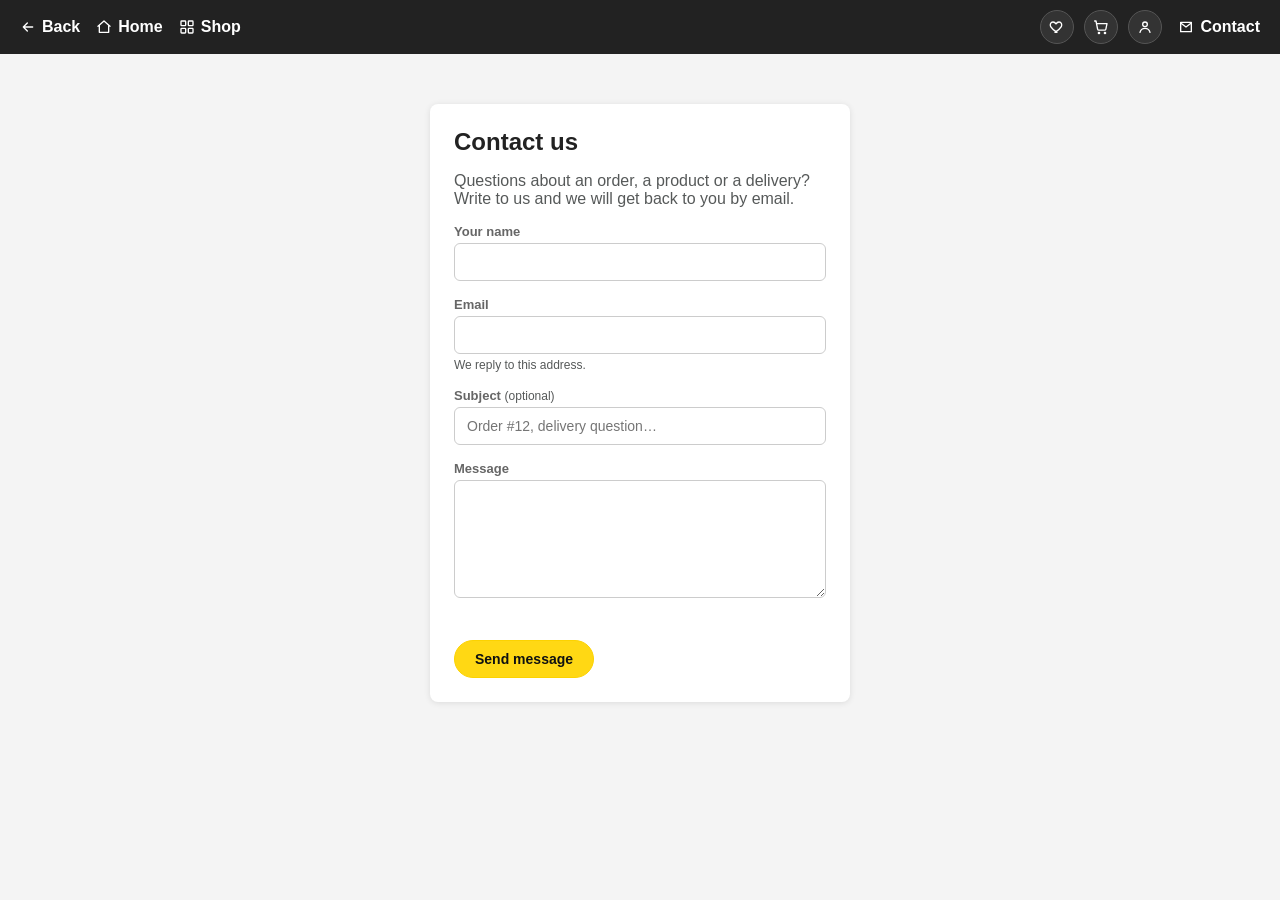
<file: contact.html>
<!DOCTYPE html>
<html lang="en">

<head>
    <meta charset="UTF-8">
    <meta name="viewport" content="width=device-width, initial-scale=1">
    <title>Contact us</title>
    <link rel="stylesheet" href="css_main.css?v=3">
</head>

<body>

    <header>
        <div class="header-left">
            <button type="button" class="back-btn" onclick="history.back()">
                <svg viewBox="0 0 24 24" fill="none" stroke="currentColor" stroke-width="2" stroke-linecap="round" stroke-linejoin="round" aria-hidden="true"><path d="M19 12H5M11 18l-6-6 6-6"/></svg>
                Back
            </button>
            <a href="index.html" class="back-btn">
                <svg viewBox="0 0 24 24" fill="none" stroke="currentColor" stroke-width="2" stroke-linecap="round" stroke-linejoin="round" aria-hidden="true"><path d="M3 11l9-8 9 8"/><path d="M5 10v10h14V10"/></svg>
                Home
            </a>
            <a href="products.html" class="back-btn">
                <svg viewBox="0 0 24 24" fill="none" stroke="currentColor" stroke-width="2" stroke-linecap="round" stroke-linejoin="round" aria-hidden="true"><rect x="3" y="3" width="7" height="7" rx="1"/><rect x="14" y="3" width="7" height="7" rx="1"/><rect x="3" y="14" width="7" height="7" rx="1"/><rect x="14" y="14" width="7" height="7" rx="1"/></svg>
                Shop
            </a>
        </div>
        <div class="header-icons">
            <div class="icon-btn">
                <a href="wishlist.html" aria-label="Wishlist">
                    <svg viewBox="0 0 24 24" fill="none" stroke="currentColor" stroke-width="2" stroke-linecap="round" stroke-linejoin="round" aria-hidden="true"><path d="M12 20s-7-4.35-9.5-8.5C1 8 2.5 4.5 6 4.5c2 0 3.5 1.2 4.5 2.8 1-1.6 2.5-2.8 4.5-2.8 3.5 0 5 3.5 3.5 7-2.5 4.15-9.5 8.5-9.5 8.5z"/></svg>
                </a>
            </div>
            <div class="icon-btn">
                <a href="cart.html" aria-label="Cart">
                    <svg viewBox="0 0 24 24" fill="none" stroke="currentColor" stroke-width="2" stroke-linecap="round" stroke-linejoin="round" aria-hidden="true"><circle cx="9" cy="21" r="1"/><circle cx="18" cy="21" r="1"/><path d="M2.5 3h2l2.4 12.2a2 2 0 0 0 2 1.6h8.4a2 2 0 0 0 2-1.6L21 7H6"/></svg>
                    <span class="cart-badge">0</span>
                </a>
            </div>
            <div class="icon-btn">
                <a href="account.html" aria-label="Account">
                    <svg viewBox="0 0 24 24" fill="none" stroke="currentColor" stroke-width="2" stroke-linecap="round" stroke-linejoin="round" aria-hidden="true"><circle cx="12" cy="8" r="3.5"/><path d="M4.5 20c1-4 4.5-6 7.5-6s6.5 2 7.5 6"/></svg>
                </a>
            </div>
            <a href="contact.html" class="back-btn header-contact">
                <svg viewBox="0 0 24 24" fill="none" stroke="currentColor" stroke-width="2" stroke-linecap="round" stroke-linejoin="round" aria-hidden="true"><path d="M4 5h16v14H4z"/><path d="M4 6l8 6 8-6"/></svg>
                Contact
            </a>
        </div>
    </header>

    <main>
        <div class="auth-page contact-page">
            <div class="profile-card">
                <h1>Contact us</h1>
                <p class="contact-intro">
                    Questions about an order, a product or a delivery? Write to us and we
                    will get back to you by email.
                </p>

                <form id="contactForm" novalidate>
                    <div class="form-field">
                        <label for="contactFormName">Your name</label>
                        <input type="text" id="contactFormName" autocomplete="name" required>
                    </div>
                    <div class="form-field">
                        <label for="contactFormEmail">Email</label>
                        <input type="email" id="contactFormEmail" autocomplete="email" required>
                        <span class="field-hint">We reply to this address.</span>
                    </div>
                    <div class="form-field">
                        <label for="contactFormSubject">Subject <span class="field-hint">(optional)</span></label>
                        <input type="text" id="contactFormSubject" placeholder="Order #12, delivery question…">
                    </div>
                    <div class="form-field">
                        <label for="contactFormMessage">Message</label>
                        <textarea id="contactFormMessage" rows="6" required></textarea>
                    </div>

                    <p class="form-error" id="contactError" role="alert"></p>

                    <button type="submit" class="btn btn-buy" id="contactSubmit">Send message</button>
                </form>
            </div>

            <section class="profile-card contact-sent" id="contactSent" hidden>
                <h2>Message sent</h2>
                <p>Thank you — we have your message and will reply by email.</p>
                <div class="profile-actions">
                    <a href="products.html" class="btn btn-buy">Keep shopping</a>
                    <a href="index.html" class="btn btn-outline">Home</a>
                </div>
            </section>
        </div>
    </main>

    <script src="auth.js?v=3"></script>
    <script>
        (async () => {
            const form = document.getElementById('contactForm');
            const errorEl = document.getElementById('contactError');
            const submitBtn = document.getElementById('contactSubmit');
            const sent = document.getElementById('contactSent');

            // Signed-in visitors do not retype what the account already knows
            const user = await Auth.load();
            if (user) {
                document.getElementById('contactFormName').value = user.name || '';
                document.getElementById('contactFormEmail').value = user.email || '';
            }

            form.addEventListener('submit', async (e) => {
                e.preventDefault();
                errorEl.textContent = '';
                submitBtn.disabled = true;

                try {
                    await Auth.post('api/contact.php', {
                        name: document.getElementById('contactFormName').value.trim(),
                        email: document.getElementById('contactFormEmail').value.trim(),
                        subject: document.getElementById('contactFormSubject').value.trim(),
                        message: document.getElementById('contactFormMessage').value.trim()
                    });
                    form.closest('.profile-card').hidden = true;
                    sent.hidden = false;
                } catch (err) {
                    errorEl.textContent = err.message;
                    submitBtn.disabled = false;
                }
            });
        })();
    </script>

</body>

</html>
</file>
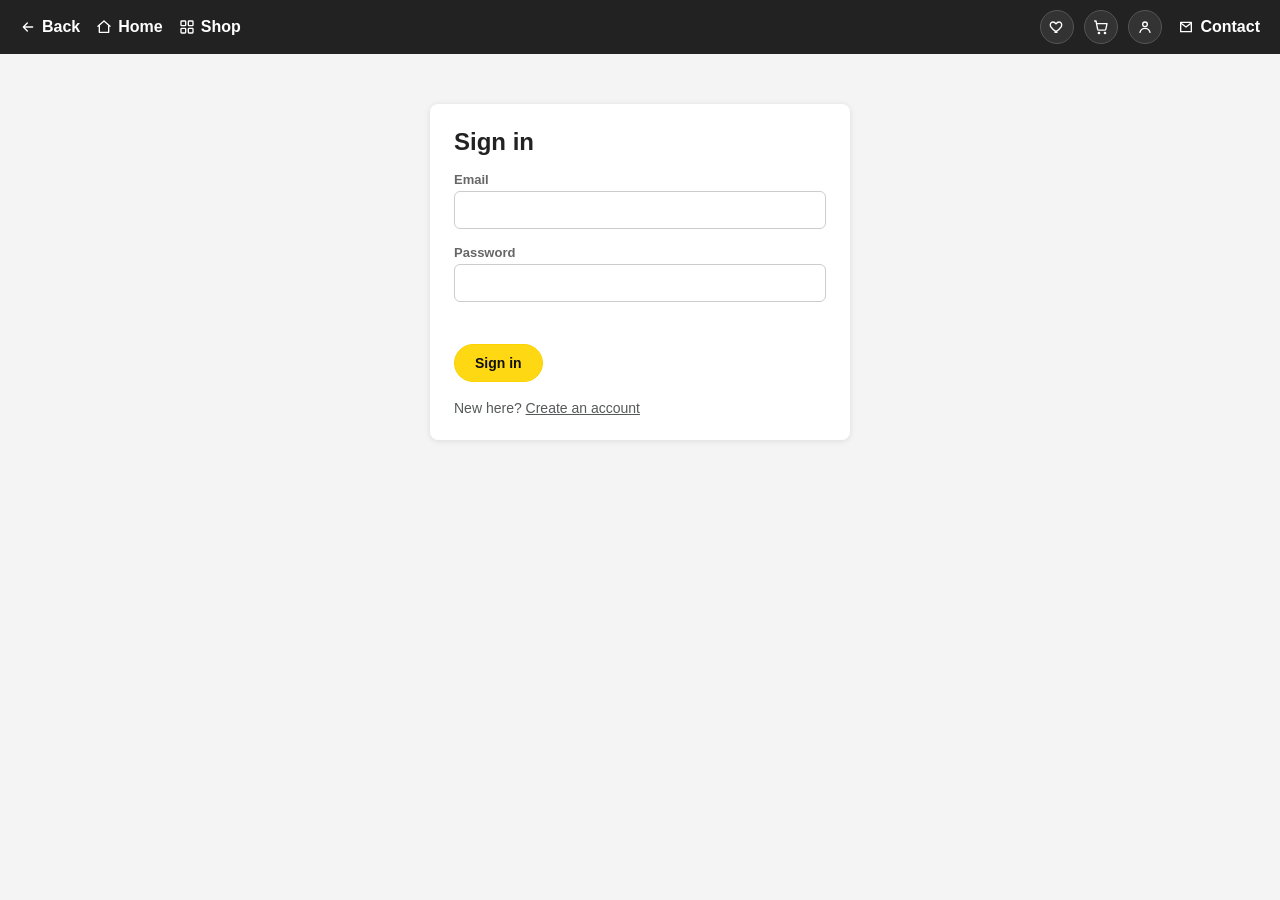
<file: login.html>
<!DOCTYPE html>
<html lang="en">

<head>
    <meta charset="UTF-8">
    <meta name="viewport" content="width=device-width, initial-scale=1">
    <title>Sign in</title>
    <link rel="stylesheet" href="css_main.css?v=3">
</head>

<body>

    <header>
        <div class="header-left">
            <button type="button" class="back-btn" onclick="history.back()">
                <svg viewBox="0 0 24 24" fill="none" stroke="currentColor" stroke-width="2" stroke-linecap="round" stroke-linejoin="round" aria-hidden="true"><path d="M19 12H5M11 18l-6-6 6-6"/></svg>
                Back
            </button>
            <a href="index.html" class="back-btn">
                <svg viewBox="0 0 24 24" fill="none" stroke="currentColor" stroke-width="2" stroke-linecap="round" stroke-linejoin="round" aria-hidden="true"><path d="M3 11l9-8 9 8"/><path d="M5 10v10h14V10"/></svg>
                Home
            </a>
            <a href="products.html" class="back-btn">
                <svg viewBox="0 0 24 24" fill="none" stroke="currentColor" stroke-width="2" stroke-linecap="round" stroke-linejoin="round" aria-hidden="true"><rect x="3" y="3" width="7" height="7" rx="1"/><rect x="14" y="3" width="7" height="7" rx="1"/><rect x="3" y="14" width="7" height="7" rx="1"/><rect x="14" y="14" width="7" height="7" rx="1"/></svg>
                Shop
            </a>
        </div>
        <div class="header-icons">
            <div class="icon-btn">
                <a href="wishlist.html" aria-label="Wishlist">
                    <svg viewBox="0 0 24 24" fill="none" stroke="currentColor" stroke-width="2" stroke-linecap="round" stroke-linejoin="round" aria-hidden="true"><path d="M12 20s-7-4.35-9.5-8.5C1 8 2.5 4.5 6 4.5c2 0 3.5 1.2 4.5 2.8 1-1.6 2.5-2.8 4.5-2.8 3.5 0 5 3.5 3.5 7-2.5 4.15-9.5 8.5-9.5 8.5z"/></svg>
                </a>
            </div>
            <div class="icon-btn">
                <a href="cart.html" aria-label="Cart">
                    <svg viewBox="0 0 24 24" fill="none" stroke="currentColor" stroke-width="2" stroke-linecap="round" stroke-linejoin="round" aria-hidden="true"><circle cx="9" cy="21" r="1"/><circle cx="18" cy="21" r="1"/><path d="M2.5 3h2l2.4 12.2a2 2 0 0 0 2 1.6h8.4a2 2 0 0 0 2-1.6L21 7H6"/></svg>
                    <span class="cart-badge">0</span>
                </a>
            </div>
            <div class="icon-btn">
                <a href="account.html" aria-label="Account">
                    <svg viewBox="0 0 24 24" fill="none" stroke="currentColor" stroke-width="2" stroke-linecap="round" stroke-linejoin="round" aria-hidden="true"><circle cx="12" cy="8" r="3.5"/><path d="M4.5 20c1-4 4.5-6 7.5-6s6.5 2 7.5 6"/></svg>
                </a>
            </div>
            <a href="contact.html" class="back-btn header-contact">
                <svg viewBox="0 0 24 24" fill="none" stroke="currentColor" stroke-width="2" stroke-linecap="round" stroke-linejoin="round" aria-hidden="true"><path d="M4 5h16v14H4z"/><path d="M4 6l8 6 8-6"/></svg>
                Contact
            </a>
        </div>
    </header>

    <main>
        <div class="auth-page">
            <div class="profile-card">
                <h1>Sign in</h1>

                <form id="loginForm" novalidate>
                    <div class="form-field">
                        <label for="loginEmail">Email</label>
                        <input type="email" id="loginEmail" autocomplete="email" required>
                    </div>
                    <div class="form-field">
                        <label for="loginPassword">Password</label>
                        <input type="password" id="loginPassword" autocomplete="current-password" required>
                    </div>

                    <p class="form-error" id="loginError" role="alert"></p>

                    <button type="submit" class="btn btn-buy" id="loginSubmit">Sign in</button>
                </form>

                <p class="auth-switch">
                    New here? <a href="register.html">Create an account</a>
                </p>
            </div>
        </div>
    </main>

    <script src="auth.js?v=3"></script>
    <script src="cart.js?v=3"></script>
    <script>
        const form = document.getElementById('loginForm');
        const errorEl = document.getElementById('loginError');
        const submitBtn = document.getElementById('loginSubmit');

        form.addEventListener('submit', async (e) => {
            e.preventDefault();
            errorEl.textContent = '';
            submitBtn.disabled = true;

            try {
                await Auth.login(
                    document.getElementById('loginEmail').value.trim(),
                    document.getElementById('loginPassword').value
                );
                // Anything collected while signed out follows the visitor in
                await Store.mergeGuestIntoAccount();
                window.location.href = 'account.html';
            } catch (err) {
                errorEl.textContent = err.message;
                submitBtn.disabled = false;
            }
        });
    </script>

</body>

</html>
</file>
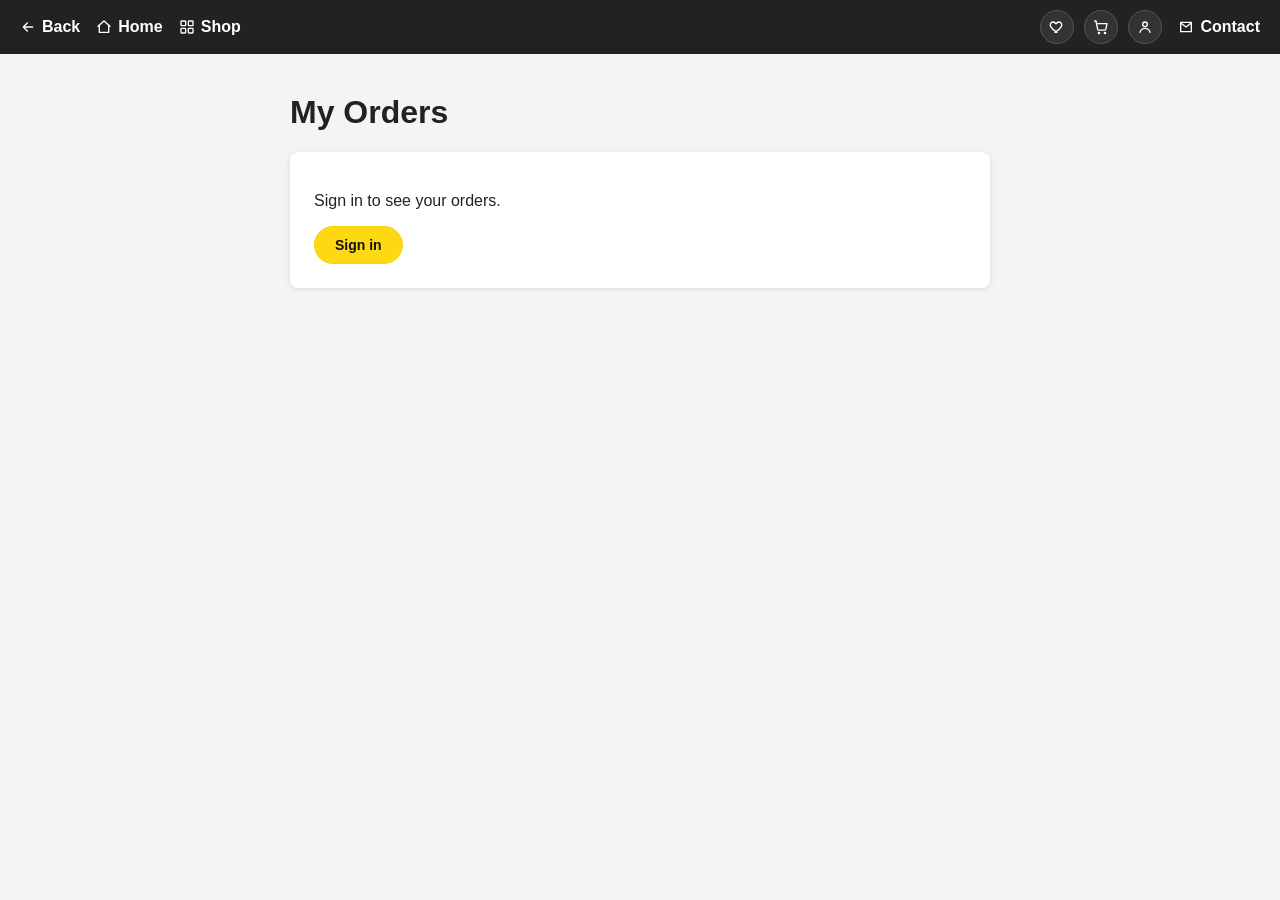
<file: orders.html>
<!DOCTYPE html>
<html lang="en">

<head>
    <meta charset="UTF-8">
    <meta name="viewport" content="width=device-width, initial-scale=1">
    <title>My Orders</title>
    <link rel="stylesheet" href="css_main.css?v=3">
</head>

<body>

    <header>
        <div class="header-left">
            <button type="button" class="back-btn" onclick="history.back()">
                <svg viewBox="0 0 24 24" fill="none" stroke="currentColor" stroke-width="2" stroke-linecap="round" stroke-linejoin="round" aria-hidden="true"><path d="M19 12H5M11 18l-6-6 6-6"/></svg>
                Back
            </button>
            <a href="index.html" class="back-btn">
                <svg viewBox="0 0 24 24" fill="none" stroke="currentColor" stroke-width="2" stroke-linecap="round" stroke-linejoin="round" aria-hidden="true"><path d="M3 11l9-8 9 8"/><path d="M5 10v10h14V10"/></svg>
                Home
            </a>
            <a href="products.html" class="back-btn">
                <svg viewBox="0 0 24 24" fill="none" stroke="currentColor" stroke-width="2" stroke-linecap="round" stroke-linejoin="round" aria-hidden="true"><rect x="3" y="3" width="7" height="7" rx="1"/><rect x="14" y="3" width="7" height="7" rx="1"/><rect x="3" y="14" width="7" height="7" rx="1"/><rect x="14" y="14" width="7" height="7" rx="1"/></svg>
                Shop
            </a>
        </div>
        <div class="header-icons">
            <div class="icon-btn">
                <a href="wishlist.html" aria-label="Wishlist">
                    <svg viewBox="0 0 24 24" fill="none" stroke="currentColor" stroke-width="2" stroke-linecap="round" stroke-linejoin="round" aria-hidden="true"><path d="M12 20s-7-4.35-9.5-8.5C1 8 2.5 4.5 6 4.5c2 0 3.5 1.2 4.5 2.8 1-1.6 2.5-2.8 4.5-2.8 3.5 0 5 3.5 3.5 7-2.5 4.15-9.5 8.5-9.5 8.5z"/></svg>
                </a>
            </div>
            <div class="icon-btn">
                <a href="cart.html" aria-label="Cart">
                    <svg viewBox="0 0 24 24" fill="none" stroke="currentColor" stroke-width="2" stroke-linecap="round" stroke-linejoin="round" aria-hidden="true"><circle cx="9" cy="21" r="1"/><circle cx="18" cy="21" r="1"/><path d="M2.5 3h2l2.4 12.2a2 2 0 0 0 2 1.6h8.4a2 2 0 0 0 2-1.6L21 7H6"/></svg>
                    <span class="cart-badge">0</span>
                </a>
            </div>
            <div class="icon-btn">
                <a href="account.html" aria-label="Account">
                    <svg viewBox="0 0 24 24" fill="none" stroke="currentColor" stroke-width="2" stroke-linecap="round" stroke-linejoin="round" aria-hidden="true"><circle cx="12" cy="8" r="3.5"/><path d="M4.5 20c1-4 4.5-6 7.5-6s6.5 2 7.5 6"/></svg>
                </a>
            </div>
            <a href="contact.html" class="back-btn header-contact">
                <svg viewBox="0 0 24 24" fill="none" stroke="currentColor" stroke-width="2" stroke-linecap="round" stroke-linejoin="round" aria-hidden="true"><path d="M4 5h16v14H4z"/><path d="M4 6l8 6 8-6"/></svg>
                Contact
            </a>
        </div>
    </header>

    <main>
        <div class="cart-page">
            <h1>My Orders</h1>

            <p id="ordersLoading" class="account-loading">Loading…</p>

            <section class="profile-card" id="ordersSignedOut" hidden>
                <p>Sign in to see your orders.</p>
                <div class="profile-actions">
                    <a href="login.html" class="btn btn-buy">Sign in</a>
                </div>
            </section>

            <div id="ordersList"></div>
        </div>
    </main>

    <script src="auth.js?v=3"></script>
    <script src="cart.js?v=3"></script>
    <script src="orders-ui.js?v=3"></script>
    <script>
        (async () => {
            const loading = document.getElementById('ordersLoading');
            const signedOut = document.getElementById('ordersSignedOut');
            const list = document.getElementById('ordersList');

            const user = await Auth.load();
            loading.hidden = true;

            if (!user) {
                signedOut.hidden = false;
                return;
            }

            async function render(orders) {
                list.innerHTML = '';

                if (orders.length === 0) {
                    const empty = document.createElement('p');
                    empty.className = 'cart-empty';
                    empty.textContent = 'No orders yet. ';
                    const link = document.createElement('a');
                    link.href = 'products.html';
                    link.textContent = 'Browse products';
                    empty.appendChild(link);
                    list.appendChild(empty);
                    return;
                }

                orders.forEach((order) => list.appendChild(buildOrderCard(order, {
                    onCancel: async (orderId) => {
                        const res = await Auth.post('api/orders.php', {
                            action: 'cancel',
                            order_id: orderId
                        });
                        await render(res.orders || []);
                    }
                })));
            }

            try {
                const data = await Auth.get('api/orders.php');
                await render(data.orders || []);
            } catch (err) {
                const msg = document.createElement('p');
                msg.className = 'form-error';
                msg.textContent = err.message;
                list.appendChild(msg);
            }
        })();
    </script>

</body>

</html>
</file>
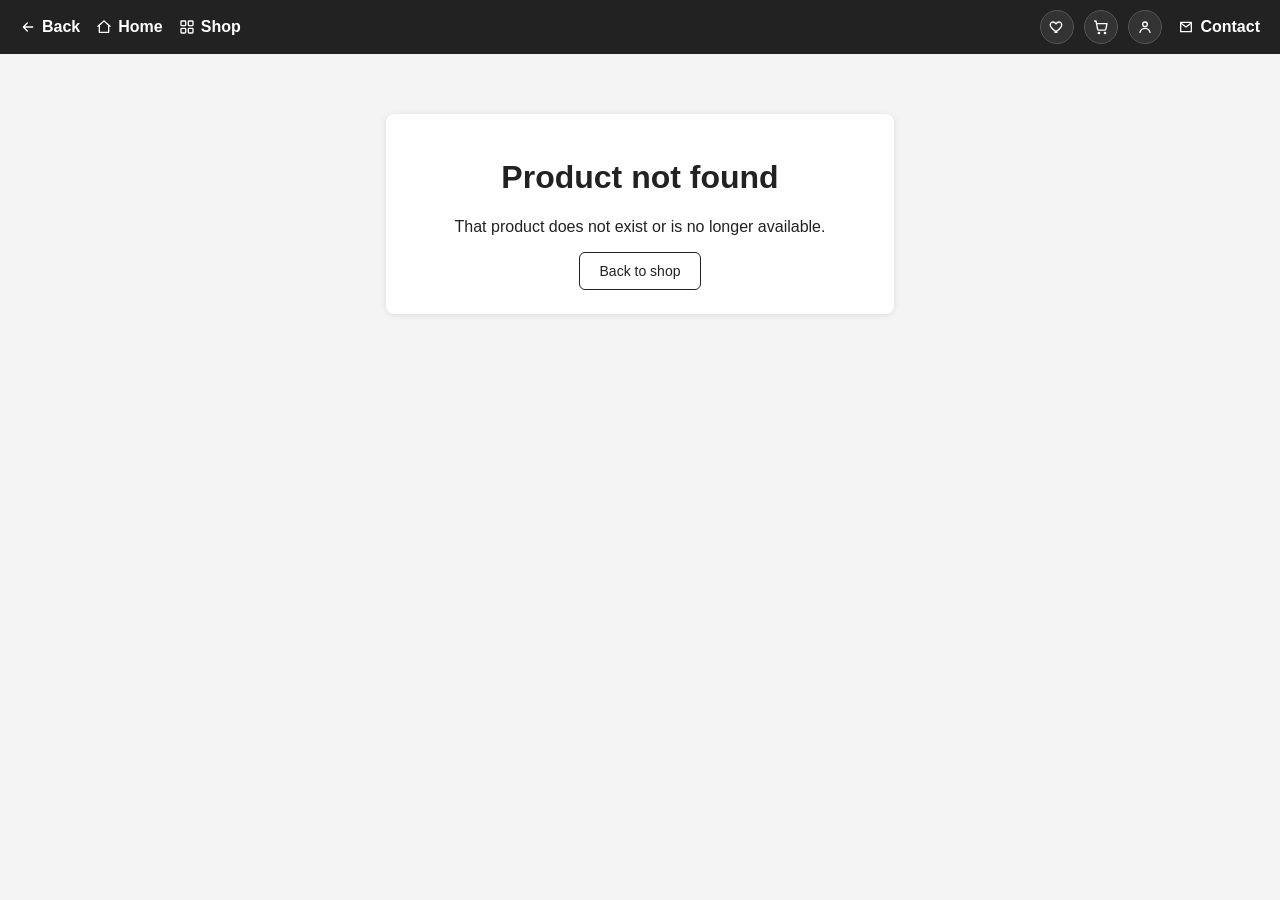
<file: product.html>
<!DOCTYPE html>
<html lang="en">

<head>
    <meta charset="UTF-8">
    <meta name="viewport" content="width=device-width, initial-scale=1">
    <title>Product</title>
    <link rel="stylesheet" href="css_main.css?v=3">
</head>

<body>

    <header>
        <div class="header-left">
            <button type="button" class="back-btn" onclick="history.back()">
                <svg viewBox="0 0 24 24" fill="none" stroke="currentColor" stroke-width="2" stroke-linecap="round" stroke-linejoin="round" aria-hidden="true"><path d="M19 12H5M11 18l-6-6 6-6"/></svg>
                Back
            </button>
            <a href="index.html" class="back-btn">
                <svg viewBox="0 0 24 24" fill="none" stroke="currentColor" stroke-width="2" stroke-linecap="round" stroke-linejoin="round" aria-hidden="true"><path d="M3 11l9-8 9 8"/><path d="M5 10v10h14V10"/></svg>
                Home
            </a>
            <a href="products.html" class="back-btn">
                <svg viewBox="0 0 24 24" fill="none" stroke="currentColor" stroke-width="2" stroke-linecap="round" stroke-linejoin="round" aria-hidden="true"><rect x="3" y="3" width="7" height="7" rx="1"/><rect x="14" y="3" width="7" height="7" rx="1"/><rect x="3" y="14" width="7" height="7" rx="1"/><rect x="14" y="14" width="7" height="7" rx="1"/></svg>
                Shop
            </a>
        </div>
        <div class="header-icons">
            <div class="icon-btn">
                <a href="wishlist.html" aria-label="Wishlist">
                    <svg viewBox="0 0 24 24" fill="none" stroke="currentColor" stroke-width="2" stroke-linecap="round" stroke-linejoin="round" aria-hidden="true"><path d="M12 20s-7-4.35-9.5-8.5C1 8 2.5 4.5 6 4.5c2 0 3.5 1.2 4.5 2.8 1-1.6 2.5-2.8 4.5-2.8 3.5 0 5 3.5 3.5 7-2.5 4.15-9.5 8.5-9.5 8.5z"/></svg>
                </a>
            </div>
            <div class="icon-btn">
                <a href="cart.html" aria-label="Cart">
                    <svg viewBox="0 0 24 24" fill="none" stroke="currentColor" stroke-width="2" stroke-linecap="round" stroke-linejoin="round" aria-hidden="true"><circle cx="9" cy="21" r="1"/><circle cx="18" cy="21" r="1"/><path d="M2.5 3h2l2.4 12.2a2 2 0 0 0 2 1.6h8.4a2 2 0 0 0 2-1.6L21 7H6"/></svg>
                    <span class="cart-badge">0</span>
                </a>
            </div>
            <div class="icon-btn">
                <a href="account.html" aria-label="Account">
                    <svg viewBox="0 0 24 24" fill="none" stroke="currentColor" stroke-width="2" stroke-linecap="round" stroke-linejoin="round" aria-hidden="true"><circle cx="12" cy="8" r="3.5"/><path d="M4.5 20c1-4 4.5-6 7.5-6s6.5 2 7.5 6"/></svg>
                </a>
            </div>
            <a href="contact.html" class="back-btn header-contact">
                <svg viewBox="0 0 24 24" fill="none" stroke="currentColor" stroke-width="2" stroke-linecap="round" stroke-linejoin="round" aria-hidden="true"><path d="M4 5h16v14H4z"/><path d="M4 6l8 6 8-6"/></svg>
                Contact
            </a>
        </div>
    </header>

    <main>
        <div class="product-page" id="productPage"></div>
    </main>

    <script src="auth.js?v=4"></script>
    <script src="cart.js?v=4"></script>
    <script src="orders-ui.js?v=4"></script>
    <script src="product-page.js?v=4"></script>

</body>

</html>
</file>
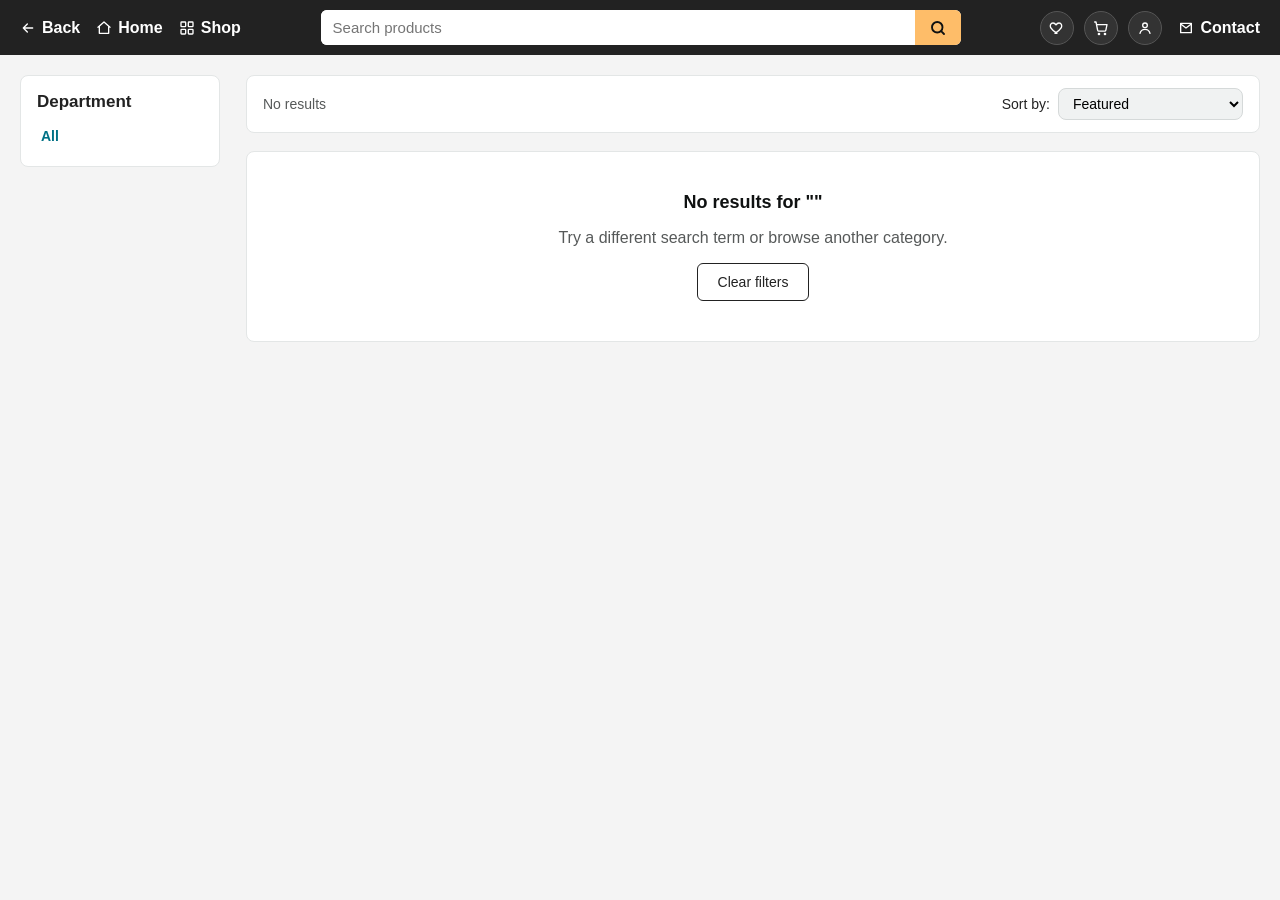
<file: products.html>
<!DOCTYPE html>
<html lang="en">

<head>
    <meta charset="UTF-8">
    <meta name="viewport" content="width=device-width, initial-scale=1">
    <title>Shop</title>
    <link rel="stylesheet" href="css_main.css?v=3">
</head>

<body>

    <header>
        <div class="header-left">
            <button type="button" class="back-btn" onclick="history.back()">
                <svg viewBox="0 0 24 24" fill="none" stroke="currentColor" stroke-width="2" stroke-linecap="round" stroke-linejoin="round" aria-hidden="true"><path d="M19 12H5M11 18l-6-6 6-6"/></svg>
                Back
            </button>
            <a href="index.html" class="back-btn">
                <svg viewBox="0 0 24 24" fill="none" stroke="currentColor" stroke-width="2" stroke-linecap="round" stroke-linejoin="round" aria-hidden="true"><path d="M3 11l9-8 9 8"/><path d="M5 10v10h14V10"/></svg>
                Home
            </a>
            <a href="products.html" class="back-btn">
                <svg viewBox="0 0 24 24" fill="none" stroke="currentColor" stroke-width="2" stroke-linecap="round" stroke-linejoin="round" aria-hidden="true"><rect x="3" y="3" width="7" height="7" rx="1"/><rect x="14" y="3" width="7" height="7" rx="1"/><rect x="3" y="14" width="7" height="7" rx="1"/><rect x="14" y="14" width="7" height="7" rx="1"/></svg>
                Shop
            </a>
        </div>

        <form class="search-bar" id="catalogSearchForm" role="search">
            <label class="visually-hidden" for="catalogSearch">Search products</label>
            <input type="search" id="catalogSearch" placeholder="Search products" autocomplete="off">
            <button type="submit" class="search-submit" aria-label="Search">
                <svg viewBox="0 0 24 24" fill="none" stroke="currentColor" stroke-width="2.5" stroke-linecap="round" stroke-linejoin="round" aria-hidden="true"><circle cx="11" cy="11" r="7"/><path d="M20 20l-3.5-3.5"/></svg>
            </button>
        </form>

        <div class="header-icons">
            <div class="icon-btn">
                <a href="wishlist.html" aria-label="Wishlist">
                    <svg viewBox="0 0 24 24" fill="none" stroke="currentColor" stroke-width="2" stroke-linecap="round" stroke-linejoin="round" aria-hidden="true"><path d="M12 20s-7-4.35-9.5-8.5C1 8 2.5 4.5 6 4.5c2 0 3.5 1.2 4.5 2.8 1-1.6 2.5-2.8 4.5-2.8 3.5 0 5 3.5 3.5 7-2.5 4.15-9.5 8.5-9.5 8.5z"/></svg>
                </a>
            </div>
            <div class="icon-btn">
                <a href="cart.html" aria-label="Cart">
                    <svg viewBox="0 0 24 24" fill="none" stroke="currentColor" stroke-width="2" stroke-linecap="round" stroke-linejoin="round" aria-hidden="true"><circle cx="9" cy="21" r="1"/><circle cx="18" cy="21" r="1"/><path d="M2.5 3h2l2.4 12.2a2 2 0 0 0 2 1.6h8.4a2 2 0 0 0 2-1.6L21 7H6"/></svg>
                    <span class="cart-badge">0</span>
                </a>
            </div>
            <div class="icon-btn">
                <a href="account.html" aria-label="Account">
                    <svg viewBox="0 0 24 24" fill="none" stroke="currentColor" stroke-width="2" stroke-linecap="round" stroke-linejoin="round" aria-hidden="true"><circle cx="12" cy="8" r="3.5"/><path d="M4.5 20c1-4 4.5-6 7.5-6s6.5 2 7.5 6"/></svg>
                </a>
            </div>
            <a href="contact.html" class="back-btn header-contact">
                <svg viewBox="0 0 24 24" fill="none" stroke="currentColor" stroke-width="2" stroke-linecap="round" stroke-linejoin="round" aria-hidden="true"><path d="M4 5h16v14H4z"/><path d="M4 6l8 6 8-6"/></svg>
                Contact
            </a>
        </div>
    </header>

    <main>
        <div class="catalog-layout">

            <aside class="catalog-sidebar">
                <h2 class="sidebar-heading">Department</h2>
                <ul class="category-list" id="categoryList"></ul>
            </aside>

            <section class="catalog-main">
                <div class="catalog-results-bar">
                    <div class="results-info">
                        <span id="resultsCount"></span>
                        <span id="activeQuery" class="active-query"></span>
                    </div>
                    <div class="sort-control">
                        <label for="catalogSort">Sort by:</label>
                        <select id="catalogSort">
                            <option value="featured">Featured</option>
                            <option value="price-asc">Price: Low to High</option>
                            <option value="price-desc">Price: High to Low</option>
                            <option value="rating">Avg. Customer Review</option>
                        </select>
                    </div>
                </div>

                <div class="catalog-grid" id="catalogGrid"></div>
            </section>

        </div>
    </main>

    <script src="auth.js?v=3"></script>
    <script src="cart.js?v=3"></script>
    <script src="catalog.js?v=3"></script>

</body>

</html>
</file>
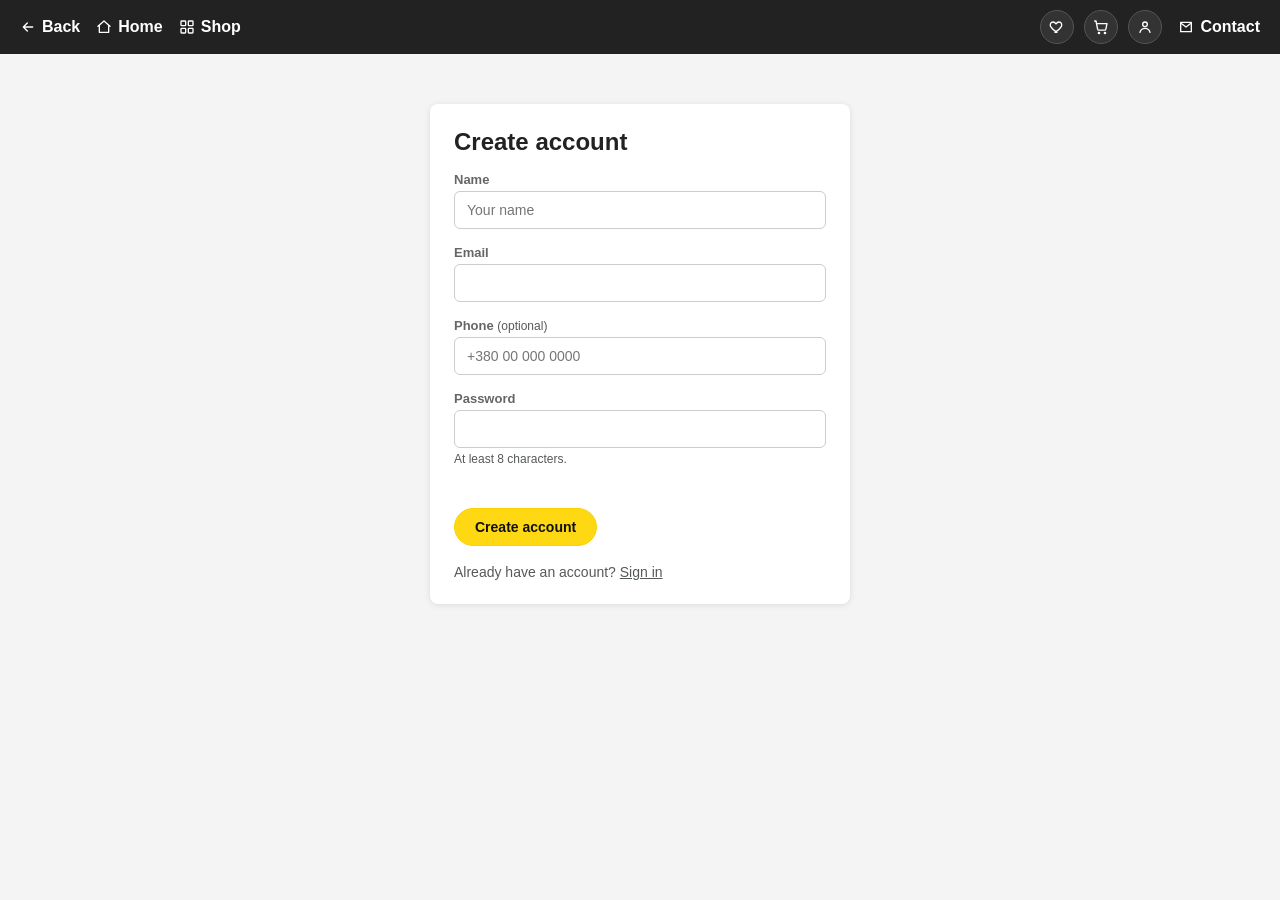
<file: register.html>
<!DOCTYPE html>
<html lang="en">

<head>
    <meta charset="UTF-8">
    <meta name="viewport" content="width=device-width, initial-scale=1">
    <title>Create account</title>
    <link rel="stylesheet" href="css_main.css?v=3">
</head>

<body>

    <header>
        <div class="header-left">
            <button type="button" class="back-btn" onclick="history.back()">
                <svg viewBox="0 0 24 24" fill="none" stroke="currentColor" stroke-width="2" stroke-linecap="round" stroke-linejoin="round" aria-hidden="true"><path d="M19 12H5M11 18l-6-6 6-6"/></svg>
                Back
            </button>
            <a href="index.html" class="back-btn">
                <svg viewBox="0 0 24 24" fill="none" stroke="currentColor" stroke-width="2" stroke-linecap="round" stroke-linejoin="round" aria-hidden="true"><path d="M3 11l9-8 9 8"/><path d="M5 10v10h14V10"/></svg>
                Home
            </a>
            <a href="products.html" class="back-btn">
                <svg viewBox="0 0 24 24" fill="none" stroke="currentColor" stroke-width="2" stroke-linecap="round" stroke-linejoin="round" aria-hidden="true"><rect x="3" y="3" width="7" height="7" rx="1"/><rect x="14" y="3" width="7" height="7" rx="1"/><rect x="3" y="14" width="7" height="7" rx="1"/><rect x="14" y="14" width="7" height="7" rx="1"/></svg>
                Shop
            </a>
        </div>
        <div class="header-icons">
            <div class="icon-btn">
                <a href="wishlist.html" aria-label="Wishlist">
                    <svg viewBox="0 0 24 24" fill="none" stroke="currentColor" stroke-width="2" stroke-linecap="round" stroke-linejoin="round" aria-hidden="true"><path d="M12 20s-7-4.35-9.5-8.5C1 8 2.5 4.5 6 4.5c2 0 3.5 1.2 4.5 2.8 1-1.6 2.5-2.8 4.5-2.8 3.5 0 5 3.5 3.5 7-2.5 4.15-9.5 8.5-9.5 8.5z"/></svg>
                </a>
            </div>
            <div class="icon-btn">
                <a href="cart.html" aria-label="Cart">
                    <svg viewBox="0 0 24 24" fill="none" stroke="currentColor" stroke-width="2" stroke-linecap="round" stroke-linejoin="round" aria-hidden="true"><circle cx="9" cy="21" r="1"/><circle cx="18" cy="21" r="1"/><path d="M2.5 3h2l2.4 12.2a2 2 0 0 0 2 1.6h8.4a2 2 0 0 0 2-1.6L21 7H6"/></svg>
                    <span class="cart-badge">0</span>
                </a>
            </div>
            <div class="icon-btn">
                <a href="account.html" aria-label="Account">
                    <svg viewBox="0 0 24 24" fill="none" stroke="currentColor" stroke-width="2" stroke-linecap="round" stroke-linejoin="round" aria-hidden="true"><circle cx="12" cy="8" r="3.5"/><path d="M4.5 20c1-4 4.5-6 7.5-6s6.5 2 7.5 6"/></svg>
                </a>
            </div>
            <a href="contact.html" class="back-btn header-contact">
                <svg viewBox="0 0 24 24" fill="none" stroke="currentColor" stroke-width="2" stroke-linecap="round" stroke-linejoin="round" aria-hidden="true"><path d="M4 5h16v14H4z"/><path d="M4 6l8 6 8-6"/></svg>
                Contact
            </a>
        </div>
    </header>

    <main>
        <div class="auth-page">
            <div class="profile-card">
                <h1>Create account</h1>

                <form id="registerForm" novalidate>
                    <div class="form-field">
                        <label for="regName">Name</label>
                        <input type="text" id="regName" autocomplete="name" placeholder="Your name">
                    </div>
                    <div class="form-field">
                        <label for="regEmail">Email</label>
                        <input type="email" id="regEmail" autocomplete="email" required>
                    </div>
                    <div class="form-field">
                        <label for="regPhone">Phone <span class="field-hint">(optional)</span></label>
                        <input type="tel" id="regPhone" autocomplete="tel" placeholder="+380 00 000 0000">
                    </div>
                    <div class="form-field">
                        <label for="regPassword">Password</label>
                        <input type="password" id="regPassword" autocomplete="new-password" required>
                        <span class="field-hint">At least 8 characters.</span>
                    </div>

                    <p class="form-error" id="registerError" role="alert"></p>

                    <button type="submit" class="btn btn-buy" id="registerSubmit">Create account</button>
                </form>

                <p class="auth-switch">
                    Already have an account? <a href="login.html">Sign in</a>
                </p>
            </div>
        </div>
    </main>

    <script src="auth.js?v=3"></script>
    <script src="cart.js?v=3"></script>
    <script>
        const form = document.getElementById('registerForm');
        const errorEl = document.getElementById('registerError');
        const submitBtn = document.getElementById('registerSubmit');

        form.addEventListener('submit', async (e) => {
            e.preventDefault();
            errorEl.textContent = '';

            const password = document.getElementById('regPassword').value;
            if (password.length < 8) {
                errorEl.textContent = 'Password must be at least 8 characters';
                return;
            }

            submitBtn.disabled = true;

            try {
                await Auth.register({
                    name: document.getElementById('regName').value.trim(),
                    email: document.getElementById('regEmail').value.trim(),
                    phone: document.getElementById('regPhone').value.trim(),
                    password: password
                });
                // Anything collected while signed out follows the visitor in
                await Store.mergeGuestIntoAccount();
                window.location.href = 'account.html';
            } catch (err) {
                errorEl.textContent = err.message;
                submitBtn.disabled = false;
            }
        });
    </script>

</body>

</html>
</file>
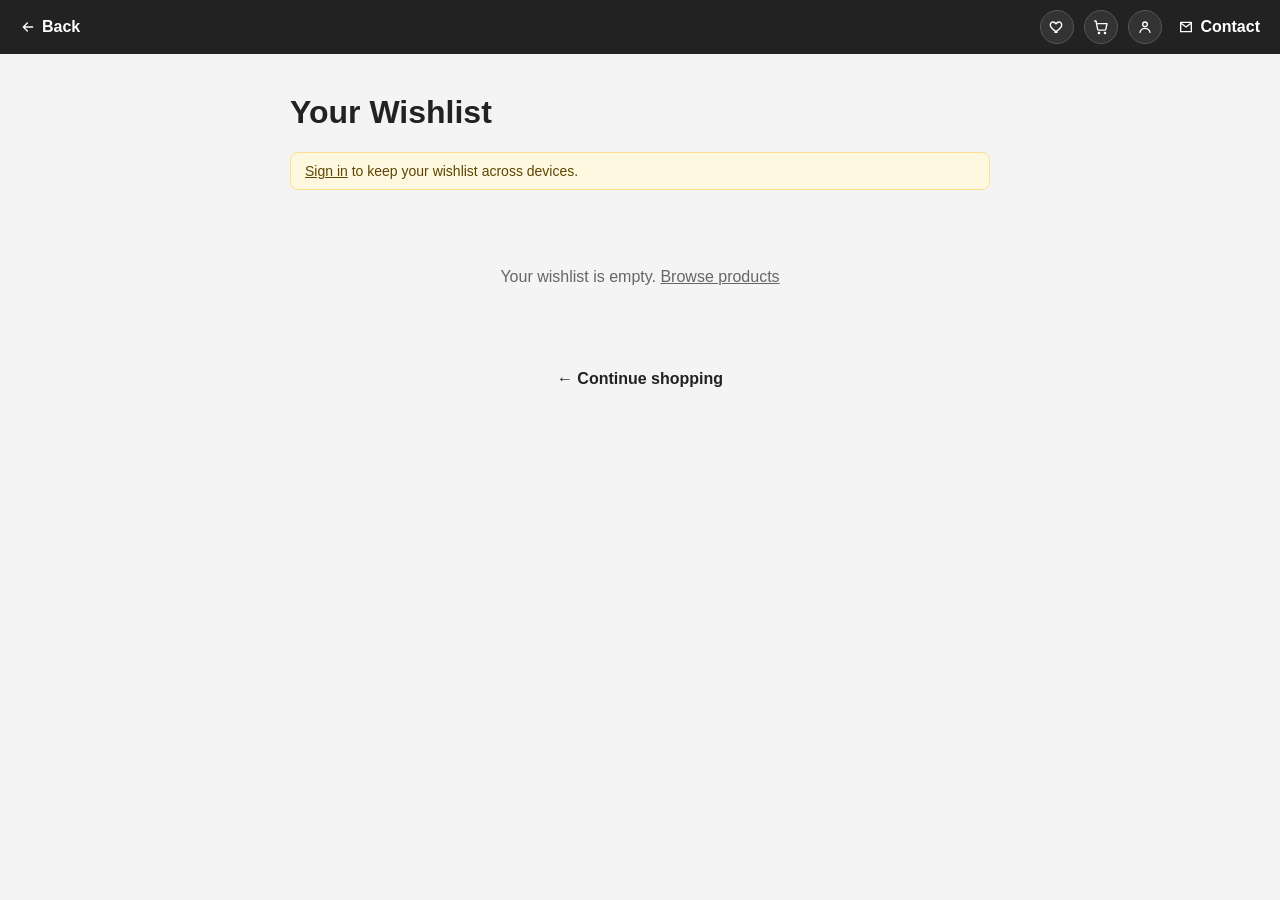
<file: wishlist.html>
<!DOCTYPE html>
<html lang="en">

<head>
    <meta charset="UTF-8">
    <meta name="viewport" content="width=device-width, initial-scale=1">
    <title>Your Wishlist</title>
    <link rel="stylesheet" href="css_main.css?v=3">
</head>

<body>

    <header>
        <button type="button" class="back-btn" onclick="history.back()">
            <svg viewBox="0 0 24 24" fill="none" stroke="currentColor" stroke-width="2" stroke-linecap="round" stroke-linejoin="round"><path d="M19 12H5M11 18l-6-6 6-6"/></svg>
            Back
        </button>
        <div class="header-icons">
            <div class="icon-btn">
                <a href="wishlist.html" aria-label="Wishlist">
                    <svg viewBox="0 0 24 24" fill="none" stroke="currentColor" stroke-width="2" stroke-linecap="round" stroke-linejoin="round"><path d="M12 20s-7-4.35-9.5-8.5C1 8 2.5 4.5 6 4.5c2 0 3.5 1.2 4.5 2.8 1-1.6 2.5-2.8 4.5-2.8 3.5 0 5 3.5 3.5 7-2.5 4.15-9.5 8.5-9.5 8.5z"/></svg>
                </a>
            </div>
            <div class="icon-btn">
                <a href="cart.html" aria-label="Cart">
                    <svg viewBox="0 0 24 24" fill="none" stroke="currentColor" stroke-width="2" stroke-linecap="round" stroke-linejoin="round"><circle cx="9" cy="21" r="1"/><circle cx="18" cy="21" r="1"/><path d="M2.5 3h2l2.4 12.2a2 2 0 0 0 2 1.6h8.4a2 2 0 0 0 2-1.6L21 7H6"/></svg>
                    <span class="cart-badge">0</span>
                </a>
            </div>
            <div class="icon-btn">
                <a href="account.html" aria-label="Account">
                    <svg viewBox="0 0 24 24" fill="none" stroke="currentColor" stroke-width="2" stroke-linecap="round" stroke-linejoin="round"><circle cx="12" cy="8" r="3.5"/><path d="M4.5 20c1-4 4.5-6 7.5-6s6.5 2 7.5 6"/></svg>
                </a>
            </div>
            <a href="contact.html" class="back-btn header-contact">
                <svg viewBox="0 0 24 24" fill="none" stroke="currentColor" stroke-width="2" stroke-linecap="round" stroke-linejoin="round" aria-hidden="true"><path d="M4 5h16v14H4z"/><path d="M4 6l8 6 8-6"/></svg>
                Contact
            </a>
        </div>
    </header>

    <main>
        <div class="cart-page">
            <h1>Your Wishlist</h1>

            <p class="sync-notice" id="syncNotice" hidden>
                <a href="login.html">Sign in</a> to keep your wishlist across devices.
            </p>

            <div id="wishlistItems"></div>

            <a href="products.html" class="cart-continue">← Continue shopping</a>
        </div>
    </main>

    <script src="auth.js?v=3"></script>
    <script src="cart.js?v=3"></script>

</body>

</html>
</file>
<file: css_main.css>
/* ===== Base ===== */

/* The hidden attribute only hides through the browser's default stylesheet,
   which any author rule setting display silently beats. That is why the admin
   link stayed visible for ordinary accounts despite being marked hidden: a few
   lines below, .account-link sets display: flex. This makes hidden mean hidden
   everywhere, including .strip-nav and anything added later. */
[hidden] {
    display: none !important;
}

body {
    margin: 0;
    font-family: Arial, sans-serif;
    background: #f4f4f4;
    color: #222;
}

a {
    color: inherit;
}

/* ===== Shared buttons ===== */
.btn {
    display: inline-flex;
    align-items: center;
    gap: 8px;
    padding: 10px 20px;
    border-radius: 6px;
    border: 1px solid transparent;
    font-size: 14px;
    cursor: pointer;
    text-decoration: none;
}

.btn svg {
    width: 16px;
    height: 16px;
    flex-shrink: 0;
}

.btn-primary {
    background: #222;
    color: #fff;
}

.btn-primary:hover {
    background: #444;
}

.btn-primary.added {
    background: #2e7d32;
}

.btn-outline {
    background: transparent;
    color: #222;
    border-color: #222;
}

.btn-outline:hover {
    background: #222;
    color: #fff;
}

/* Storefront call-to-action button */
.btn-buy {
    background: #ffd814;
    border-color: #fcd200;
    border-radius: 100px;
    color: #0f1111;
    font-weight: 600;
}

.btn-buy:hover {
    background: #f7ca00;
}

.btn-buy.added {
    background: #2e7d32;
    border-color: #2e7d32;
    color: #fff;
}

.visually-hidden {
    position: absolute;
    width: 1px;
    height: 1px;
    margin: -1px;
    padding: 0;
    overflow: hidden;
    clip: rect(0 0 0 0);
    white-space: nowrap;
    border: 0;
}

/* ===== Header ===== */
header {
    display: flex;
    align-items: center;
    justify-content: space-between;
    /* Wraps rather than overflowing: on a narrow phone the nav and the icon
       group together are wider than the screen, which gave every page a
       horizontal scrollbar */
    flex-wrap: wrap;
    row-gap: 8px;
    padding: 10px 20px;
    background: #222;
    color: #fff;
}

@media (max-width: 560px) {
    header {
        padding: 8px 12px;
    }

    .header-left {
        gap: 10px;
    }

    .header-icons {
        gap: 6px;
    }

    /* The envelope alone still reads as "contact" once space is tight */
    .header-contact {
        font-size: 0;
        gap: 0;
    }

    .header-contact svg {
        width: 18px;
        height: 18px;
    }
}

.search-bar {
    flex: 1;
    max-width: 640px;
    margin: 0 20px;
    display: flex;
    align-items: stretch;
    background: #fff;
    border-radius: 6px;
    overflow: hidden;
}

.search-bar input {
    border: none;
    outline: none;
    flex: 1;
    padding: 9px 12px;
    font-size: 15px;
    font-family: inherit;
    min-width: 0;
}

.search-submit {
    border: none;
    background: #febd69;
    color: #0f1111;
    padding: 0 14px;
    cursor: pointer;
    display: flex;
    align-items: center;
    justify-content: center;
}

.search-submit:hover {
    background: #f3a847;
}

.search-submit svg {
    width: 18px;
    height: 18px;
}

.header-icons {
    display: flex;
    align-items: center;
    gap: 10px;
}

.icon-btn {
    position: relative;
    width: 32px;
    height: 32px;
    border-radius: 50%;
    border: 1px solid #555;
    background: #333;
    display: flex;
    align-items: center;
    justify-content: center;
}

.icon-btn a,
.icon-btn button {
    display: flex;
    align-items: center;
    justify-content: center;
    width: 100%;
    height: 100%;
    color: #fff;
    text-decoration: none;
    background: none;
    border: none;
    padding: 0;
    cursor: pointer;
}

.icon-btn svg {
    width: 16px;
    height: 16px;
}

.cart-badge {
    display: none;
    position: absolute;
    top: -4px;
    right: -4px;
    min-width: 16px;
    height: 16px;
    padding: 0 3px;
    border-radius: 8px;
    background: #e53935;
    color: #fff;
    font-size: 10px;
    align-items: center;
    justify-content: center;
    line-height: 1;
}

.header-left {
    display: flex;
    align-items: center;
    gap: 16px;
}

.back-btn {
    display: inline-flex;
    align-items: center;
    gap: 6px;
    color: #fff;
    text-decoration: none;
    font-weight: bold;
    background: none;
    border: none;
    padding: 0;
    font-family: inherit;
    font-size: inherit;
    cursor: pointer;
}

.back-btn svg {
    width: 16px;
    height: 16px;
}

/* ===== Main content ===== */
main {
    padding: 0;
}

/* ===== Catalog (products.html) ===== */
.catalog-layout {
    display: grid;
    grid-template-columns: 200px 1fr;
    gap: 26px;
    max-width: 1450px;
    margin: 0 auto;
    padding: 20px;
    align-items: start;
}

.catalog-sidebar {
    background: #fff;
    border: 1px solid #e3e6e6;
    border-radius: 8px;
    padding: 16px;
}

.sidebar-heading {
    font-size: 17px;
    margin: 0 0 10px;
}

.category-list {
    list-style: none;
    margin: 0;
    padding: 0;
}

.category-btn {
    display: block;
    width: 100%;
    text-align: left;
    background: none;
    border: none;
    padding: 6px 4px;
    font-size: 14px;
    font-family: inherit;
    color: #0f1111;
    cursor: pointer;
    border-radius: 4px;
}

.category-btn:hover {
    color: #c7511f;
    text-decoration: underline;
}

.category-btn.active {
    font-weight: bold;
    color: #007185;
}

.catalog-results-bar {
    display: flex;
    flex-wrap: wrap;
    gap: 12px;
    align-items: center;
    justify-content: space-between;
    background: #fff;
    border: 1px solid #e3e6e6;
    border-radius: 8px;
    padding: 12px 16px;
    margin-bottom: 18px;
}

.results-info {
    font-size: 14px;
    color: #565959;
}

.active-query {
    color: #0f1111;
    font-weight: bold;
}

.sort-control {
    display: flex;
    align-items: center;
    gap: 8px;
    font-size: 14px;
}

.sort-control select {
    padding: 6px 10px;
    border: 1px solid #d5d9d9;
    border-radius: 8px;
    background: #f0f2f2;
    font-family: inherit;
    font-size: 14px;
    cursor: pointer;
}

.catalog-grid {
    display: grid;
    grid-template-columns: repeat(auto-fill, minmax(215px, 1fr));
    gap: 18px;
}

.product-card {
    display: flex;
    flex-direction: column;
    background: #fff;
    border: 1px solid #e3e6e6;
    border-radius: 8px;
    padding: 14px;
}

.product-card:hover {
    box-shadow: 0 2px 10px rgba(0, 0, 0, 0.12);
}

.card-media {
    position: relative;
    aspect-ratio: 1 / 1;
    border-radius: 6px;
    display: flex;
    align-items: center;
    justify-content: center;
    margin-bottom: 12px;
    cursor: pointer;
}

.card-media svg {
    width: 62%;
    height: 62%;
}

.card-wishlist {
    position: absolute;
    top: 8px;
    right: 8px;
    width: 32px;
    height: 32px;
}

.card-wishlist svg {
    width: 16px;
    height: 16px;
}

.card-title {
    background: none;
    border: none;
    padding: 0;
    text-align: left;
    font-family: inherit;
    font-size: 15px;
    line-height: 1.35;
    font-weight: 600;
    color: #007185;
    cursor: pointer;
    margin-bottom: 6px;
}

.card-title:hover {
    color: #c7511f;
    text-decoration: underline;
}

.card-rating {
    display: flex;
    align-items: center;
    gap: 6px;
    margin-bottom: 6px;
}

.stars {
    letter-spacing: 1px;
    font-size: 14px;
    line-height: 1;
}

.star {
    color: #d5d9d9;
}

.star.filled {
    color: #ffa41c;
}

.review-count {
    font-size: 13px;
    color: #007185;
}

.card-price {
    font-size: 20px;
    font-weight: 700;
    color: #0f1111;
}

.card-category {
    font-size: 12px;
    color: #565959;
    margin: 2px 0 12px;
}

.product-card .btn-buy {
    margin-top: auto;
    width: 100%;
    justify-content: center;
}

.catalog-empty {
    grid-column: 1 / -1;
    background: #fff;
    border: 1px solid #e3e6e6;
    border-radius: 8px;
    padding: 40px 20px;
    text-align: center;
    color: #565959;
}

.catalog-empty-title {
    font-size: 18px;
    font-weight: bold;
    color: #0f1111;
    margin: 0 0 6px;
}

@media (max-width: 720px) {
    .catalog-layout {
        grid-template-columns: 1fr;
    }
}

.wishlist-btn {
    width: 40px;
    height: 40px;
    border-radius: 50%;
    border: 1px solid #ccc;
    background: #fff;
    color: #666;
    cursor: pointer;
    display: flex;
    align-items: center;
    justify-content: center;
    flex-shrink: 0;
}

.wishlist-btn svg {
    width: 18px;
    height: 18px;
}

.wishlist-btn:hover {
    border-color: #e53935;
    color: #e53935;
}

.wishlist-btn.active {
    background: #e53935;
    border-color: #e53935;
    color: #fff;
}

.wishlist-btn.active svg {
    fill: currentColor;
}

/* ===== Product page layout ===== */
.product-page {
    max-width: 1200px;
    margin: 24px auto;
    padding: 0 20px 60px;
}

/* Photo left, actions and tabs right, both starting at the same line */
.product-top {
    display: grid;
    grid-template-columns: minmax(0, 460px) minmax(0, 1fr);
    gap: 36px;
    align-items: start;
}

/* Both tracks must be allowed to shrink. A grid track sized 1fr still refuses
   to go below its content, so an oversized image widened the first column and
   pushed the text column off the left edge of the screen. */
.product-media,
.product-info {
    min-width: 0;
}

.product-info h1,
.product-panel .product-blurb {
    overflow-wrap: break-word;
}

/* ===== Gallery ===== */
.gallery {
    position: sticky;
    top: 20px;
    /* min-width: 0 lets the grid column shrink instead of being forced wide
       by its contents, which is what pushed the text column off screen */
    min-width: 0;
}

.gallery-stage {
    aspect-ratio: 1 / 1;
    border: 1px solid #e3e6e6;
    border-radius: 12px;
    background: #fff;
    display: flex;
    align-items: center;
    justify-content: center;
    overflow: hidden;
}

.gallery-stage svg {
    width: 62%;
    height: 62%;
}

/* Fit whatever the URL points at into the square without cropping or
   overflowing: "contain" keeps the whole product visible */
.stage-image {
    width: 100%;
    height: 100%;
    object-fit: contain;
    display: block;
}

.stage-video {
    width: 100%;
    height: 100%;
    object-fit: contain;
    background: #000;
}

.stage-embed {
    width: 100%;
    height: 100%;
    border: 0;
    display: block;
}

.gallery-thumbs {
    display: flex;
    gap: 8px;
    margin-top: 10px;
    overflow-x: auto;
    padding-bottom: 4px;
}

.gallery-thumb {
    flex: 0 0 66px;
    height: 66px;
    padding: 0;
    border: 1px solid #d5d9d9;
    border-radius: 8px;
    background: #fff;
    cursor: pointer;
    overflow: hidden;
    display: flex;
    align-items: center;
    justify-content: center;
}

.gallery-thumb:hover {
    border-color: #999;
}

.gallery-thumb.active {
    border-color: #ffa41c;
    box-shadow: 0 0 0 2px #ffe4b5;
}

.gallery-thumb img {
    width: 100%;
    height: 100%;
    object-fit: cover;
    display: block;
}

.thumb-play {
    font-size: 18px;
    color: #0f1111;
}

/* ===== Buy box ===== */
.buy-box {
    border: 1px solid #e3e6e6;
    border-radius: 10px;
    padding: 16px 18px;
    margin: 16px 0 22px;
    background: #fff;
}

.buy-box .price {
    margin: 0 0 4px;
}

.buy-box .stock-line {
    margin: 0 0 14px;
}

.buy-box .product-actions {
    margin: 0;
}

.buy-box .add-cart-btn,
.buy-box .btn-disabled {
    flex: 1;
    justify-content: center;
}

/* Title on the left, rating on the right, vertically centred against each
   other so neither floats oddly high or low */
.product-header {
    display: flex;
    align-items: center;
    justify-content: space-between;
    gap: 24px;
    flex-wrap: wrap;
}

.product-title-block {
    /* Allowed to shrink, so a long name wraps instead of shoving the rating
       out of the column */
    flex: 1 1 240px;
    min-width: 0;
}

.product-header .product-rating {
    flex: 0 0 auto;
}

.product-info h1 {
    margin: 4px 0 0;
    font-size: 26px;
}

.product-info .price {
    font-size: 28px;
    font-weight: 700;
    margin: 10px 0 2px;
}

.product-rating {
    display: flex;
    align-items: center;
    gap: 8px;
}

.product-info .product-actions {
    display: flex;
    align-items: center;
    gap: 12px;
    margin: 16px 0 22px;
}

/* Tab buttons sit in the right column, level with the top of the photo */
.product-tabs {
    display: flex;
    flex-wrap: wrap;
    gap: 8px;
    border-bottom: 1px solid #e3e6e6;
    padding-bottom: 10px;
    margin-bottom: 18px;
}

.product-tab {
    background: #f0f2f2;
    border: 1px solid #d5d9d9;
    border-radius: 100px;
    padding: 8px 16px;
    font-family: inherit;
    font-size: 14px;
    cursor: pointer;
    color: #0f1111;
}

.product-tab:hover {
    background: #e3e6e6;
}

.product-tab.active {
    background: #0f1111;
    border-color: #0f1111;
    color: #fff;
    font-weight: bold;
}

/* Details block, directly under the tab buttons */
.product-details h2,
.product-panel h2 {
    font-size: 18px;
    margin: 0 0 12px;
}

.detail-rows {
    display: grid;
    gap: 1px;
    background: #e9ecec;
    border: 1px solid #e9ecec;
    border-radius: 8px;
    overflow: hidden;
}

.detail-row {
    display: flex;
    gap: 12px;
    background: #fff;
    padding: 9px 12px;
    font-size: 14px;
}

.detail-label {
    flex: 0 0 42%;
    color: #565959;
}

.detail-value {
    flex: 1;
    font-weight: 600;
    color: #0f1111;
}

/* Panels run full width beneath both columns */
.product-panels {
    margin-top: 34px;
}

.product-panel {
    background: #fff;
    border: 1px solid #e3e6e6;
    border-radius: 8px;
    padding: 20px 22px;
}

.product-panel .product-blurb {
    color: #333;
    line-height: 1.6;
    margin: 0 0 4px;
}

.product-panel h3 {
    font-size: 15px;
    margin: 18px 0 6px;
}

.product-missing {
    max-width: 460px;
    margin: 60px auto;
    text-align: center;
}

/* ===== Reviews ===== */
.reviews-summary {
    display: flex;
    align-items: center;
    gap: 10px;
    padding-bottom: 14px;
    border-bottom: 1px solid #eee;
    margin-bottom: 16px;
    color: #565959;
}

.stars-lg {
    font-size: 20px;
}

.review-form {
    background: #fafafa;
    border: 1px solid #e9ecec;
    border-radius: 8px;
    padding: 16px;
    margin-bottom: 20px;
}

.review-form h3 {
    margin: 0 0 12px;
}

.review-form textarea,
.review-form select {
    padding: 9px 12px;
    border: 1px solid #ccc;
    border-radius: 6px;
    font-family: inherit;
    font-size: 14px;
    resize: vertical;
}

.review-signin {
    color: #565959;
    margin: 0 0 18px;
}

.review-card {
    border-bottom: 1px solid #eee;
    padding: 14px 0;
}

.review-card:last-child {
    border-bottom: none;
}

.review-head {
    display: flex;
    align-items: center;
    gap: 10px;
    flex-wrap: wrap;
}

.review-author {
    font-weight: bold;
}

.review-date {
    color: #767676;
    font-size: 13px;
}

.review-body {
    margin: 8px 0 0;
    line-height: 1.55;
    white-space: pre-wrap;
}

/* ===== Horizontal product strips ===== */
.strip {
    margin-top: 34px;
}

.strip-head {
    display: flex;
    align-items: center;
    justify-content: space-between;
    gap: 12px;
    margin-bottom: 12px;
}

.strip-head h2 {
    font-size: 19px;
    margin: 0;
}

.strip-nav {
    display: flex;
    gap: 6px;
}

.strip-btn {
    width: 34px;
    height: 34px;
    border-radius: 50%;
    border: 1px solid #d5d9d9;
    background: #fff;
    cursor: pointer;
    font-size: 20px;
    line-height: 1;
    color: #0f1111;
}

.strip-btn:hover:not(:disabled) {
    background: #f0f2f2;
}

.strip-btn:disabled {
    opacity: 0.35;
    cursor: default;
}

.strip-track {
    display: flex;
    gap: 14px;
    overflow-x: auto;
    scroll-snap-type: x proximity;
    padding-bottom: 6px;
}

.strip-card {
    flex: 0 0 172px;
    background: #fff;
    border: 1px solid #e3e6e6;
    border-radius: 8px;
    padding: 12px;
    scroll-snap-align: start;
}

.strip-card:hover {
    box-shadow: 0 2px 10px rgba(0, 0, 0, 0.1);
}

.strip-media {
    aspect-ratio: 1 / 1;
    border-radius: 6px;
    display: flex;
    align-items: center;
    justify-content: center;
    margin-bottom: 10px;
    cursor: pointer;
}

.strip-media svg {
    width: 62%;
    height: 62%;
}

.strip-media img {
    width: 100%;
    height: 100%;
    object-fit: cover;
    border-radius: inherit;
}

.strip-name {
    background: none;
    border: none;
    padding: 0;
    text-align: left;
    font-family: inherit;
    font-size: 14px;
    line-height: 1.3;
    color: #007185;
    cursor: pointer;
    display: block;
}

.strip-name:hover {
    color: #c7511f;
    text-decoration: underline;
}

.strip-price {
    font-weight: 700;
    margin-top: 4px;
}

.strip-out {
    font-size: 12px;
    color: #767676;
    margin-top: 2px;
}

@media (max-width: 820px) {
    .product-top {
        grid-template-columns: 1fr;
        gap: 22px;
    }

    /* Nothing to stick to once the columns stack */
    .gallery {
        position: static;
        max-width: 460px;
    }
}

/* ===== Product page (empty.html) ===== */
.product-view {
    max-width: 480px;
    margin: 60px auto;
    text-align: center;
    background: #fff;
    padding: 30px;
    border-radius: 8px;
    box-shadow: 0 1px 6px rgba(0, 0, 0, 0.1);
}

.product-illustration {
    width: 180px;
    height: 180px;
    border-radius: 12px;
    margin: 0 auto 18px;
    display: flex;
    align-items: center;
    justify-content: center;
}

.product-illustration svg {
    width: 65%;
    height: 65%;
}

.product-view h1 {
    margin: 4px 0 8px;
    font-size: 24px;
}

.product-category {
    font-size: 13px;
    color: #565959;
    text-transform: uppercase;
    letter-spacing: 0.5px;
}

.product-rating {
    justify-content: center;
}

.product-blurb {
    color: #444;
    line-height: 1.55;
    margin: 12px 0 16px;
}

.product-view .price {
    font-size: 26px;
    font-weight: 700;
}

.product-actions {
    display: flex;
    align-items: center;
    justify-content: center;
    gap: 12px;
    margin-top: 18px;
}

/* ===== Cart page ===== */
.cart-page {
    max-width: 700px;
    margin: 40px auto;
    padding: 0 20px 60px;
}

.cart-empty {
    text-align: center;
    padding: 60px 20px;
    color: #666;
}

/* ===== Product images and stock ===== */
.card-media img,
.cart-item-illustration img,
.product-illustration img {
    width: 100%;
    height: 100%;
    object-fit: cover;
    border-radius: inherit;
}

.stock-flag {
    position: absolute;
    left: 8px;
    bottom: 8px;
    background: rgba(15, 17, 17, 0.82);
    color: #fff;
    font-size: 12px;
    font-weight: bold;
    padding: 3px 8px;
    border-radius: 4px;
}

.stock-line {
    font-size: 13px;
    color: #007600;
    margin-bottom: 10px;
}

/* Low and zero stock shift to a warning tone */
.stock-line.stock-low {
    color: #b12704;
    font-weight: bold;
}

.stock-line.stock-none {
    color: #767676;
}

.product-view .stock-line {
    margin: 6px 0 0;
    font-size: 14px;
}

/* Keeps the Contact label readable next to the round icon buttons */
.header-contact {
    margin-left: 6px;
    white-space: nowrap;
}

.btn-disabled {
    background: #eceded;
    border-color: #d5d9d9;
    color: #767676;
    cursor: not-allowed;
    border-radius: 100px;
    margin-top: auto;
    width: 100%;
    justify-content: center;
}

/* ===== Forms with two columns ===== */
.form-row {
    display: flex;
    gap: 12px;
    flex-wrap: wrap;
}

.form-row .form-field {
    flex: 1;
    min-width: 140px;
}

.form-field select {
    padding: 10px 12px;
    border: 1px solid #ccc;
    border-radius: 6px;
    font-size: 14px;
    font-family: inherit;
    background: #fff;
}

.form-field select:focus {
    outline: none;
    border-color: #222;
}

/* ===== Delivery options ===== */
.delivery-heading {
    font-size: 17px;
    margin: 22px 0 10px;
}

.delivery-options {
    display: flex;
    flex-direction: column;
    gap: 10px;
    margin-bottom: 18px;
}

.delivery-option {
    display: flex;
    align-items: center;
    gap: 12px;
    border: 1px solid #d5d9d9;
    border-radius: 8px;
    padding: 12px 14px;
    cursor: pointer;
}

.delivery-option:hover {
    border-color: #999;
}

.delivery-option:has(input:checked) {
    border-color: #ffa41c;
    background: #fffaf0;
}

.delivery-option > div:nth-child(2) {
    flex: 1;
}

.delivery-title {
    font-weight: bold;
}

.delivery-note {
    font-size: 13px;
    color: #565959;
}

.delivery-cost {
    font-weight: bold;
    white-space: nowrap;
}

.checkout-totals {
    border-top: 1px solid #eee;
    padding-top: 12px;
    margin-bottom: 16px;
}

.checkout-totals > div {
    display: flex;
    justify-content: space-between;
    padding: 4px 0;
    font-size: 14px;
    color: #565959;
}

.checkout-totals .grand {
    font-size: 18px;
    font-weight: bold;
    color: #0f1111;
    border-top: 1px solid #eee;
    margin-top: 6px;
    padding-top: 10px;
}

.order-delivery {
    font-size: 13px;
    color: #565959;
    margin-top: 8px;
    line-height: 1.5;
}

.order-eta {
    color: #0f1111;
    font-weight: bold;
}

/* ===== Password block ===== */
.password-head {
    display: flex;
    align-items: center;
    justify-content: space-between;
    gap: 12px;
    flex-wrap: wrap;
}

.password-head h2 {
    margin: 0;
}

#passwordForm {
    margin-top: 16px;
}

/* ===== Contact ===== */
.contact-page {
    max-width: 520px;
}

.contact-intro {
    color: #565959;
    margin-top: 0;
}

.contact-page textarea,
.product-editor textarea {
    padding: 10px 12px;
    border: 1px solid #ccc;
    border-radius: 6px;
    font-size: 14px;
    font-family: inherit;
    resize: vertical;
}

.message-body {
    white-space: pre-wrap;
    margin: 10px 0 0;
    line-height: 1.5;
}

.message-card.status-msg-new {
    border-left: 4px solid #ffa41c;
}

/* ===== Admin product editor ===== */
.product-editor {
    background: #fff;
    border: 1px solid #e3e6e6;
    border-radius: 8px;
    padding: 18px;
    margin-bottom: 22px;
}

.product-editor h2 {
    margin-top: 0;
    font-size: 18px;
}

.link-btn {
    background: none;
    border: none;
    color: #007185;
    cursor: pointer;
    font-family: inherit;
    font-size: 14px;
    padding: 0 8px 0 0;
}

.link-btn:hover {
    color: #c7511f;
    text-decoration: underline;
}

.row-retired td {
    opacity: 0.55;
}

/* ===== Stock shortages at checkout ===== */
.shortage-notice {
    background: #fff4f4;
    border: 1px solid #f3b7b7;
    border-radius: 8px;
    padding: 14px 16px;
    margin: 16px 0;
    color: #7a1b1b;
}

.shortage-title {
    font-weight: bold;
    margin: 0 0 8px;
}

.shortage-notice ul {
    margin: 0 0 10px;
    padding-left: 20px;
    line-height: 1.6;
}

.shortage-hint {
    margin: 0 0 10px;
    font-size: 14px;
}

/* An affected line has to be obvious at a glance, not a faint tint */
.cart-item-short {
    background: #fff2f2;
    border-left: 4px solid #c0392b;
    padding-left: 12px;
    margin-left: -16px;
    border-radius: 4px;
}

.cart-item-short .cart-item-name {
    color: #a4262c;
}

.line-shortage {
    /* Own line under the row */
    flex-basis: 100%;
    display: flex;
    align-items: center;
    gap: 6px;
    font-size: 14px;
    font-weight: bold;
    color: #fff;
    background: #c0392b;
    padding: 6px 10px;
    border-radius: 4px;
    margin-top: 4px;
}

.line-shortage::before {
    content: "!";
    display: inline-flex;
    align-items: center;
    justify-content: center;
    width: 16px;
    height: 16px;
    border-radius: 50%;
    background: #fff;
    color: #c0392b;
    font-size: 12px;
    flex-shrink: 0;
}

/* ===== Checkout ===== */
.cart-actions {
    display: flex;
    justify-content: flex-end;
    margin-top: 18px;
}

.checkout-form {
    margin-top: 24px;
}

.checkout-form textarea {
    padding: 10px 12px;
    border: 1px solid #ccc;
    border-radius: 6px;
    font-size: 14px;
    font-family: inherit;
    resize: vertical;
}

.checkout-form textarea:focus {
    outline: none;
    border-color: #222;
}

.order-success {
    text-align: center;
}

/* ===== Orders ===== */
.order-card {
    background: #fff;
    border: 1px solid #e3e6e6;
    border-radius: 8px;
    padding: 16px 18px;
    margin-bottom: 16px;
}

.order-head {
    display: flex;
    align-items: center;
    justify-content: space-between;
    gap: 12px;
    flex-wrap: wrap;
}

.order-number {
    font-weight: bold;
    margin-right: 10px;
}

.order-date,
.order-customer,
.order-address {
    color: #565959;
    font-size: 13px;
}

.order-customer,
.order-address {
    margin: 8px 0 0;
}

.status-badge {
    text-transform: capitalize;
    font-size: 12px;
    font-weight: bold;
    padding: 4px 10px;
    border-radius: 100px;
    background: #eee;
    color: #333;
}

.status-new { background: #fff4d6; color: #7a5600; }
.status-processing { background: #e0edff; color: #1e40af; }
.status-shipped { background: #e6f0ff; color: #0b4ea2; }
.status-completed { background: #e3f5e6; color: #1b5e20; }
.status-cancelled { background: #fde8e8; color: #a4262c; }

.order-lines {
    list-style: none;
    margin: 12px 0 0;
    padding: 12px 0 0;
    border-top: 1px solid #eee;
}

.order-lines li {
    display: flex;
    align-items: center;
    gap: 12px;
    padding: 5px 0;
    font-size: 14px;
}

.order-lines li span:first-child {
    flex: 1;
}

.order-line-qty {
    color: #565959;
    font-size: 13px;
    white-space: nowrap;
}

.order-line-total {
    width: 80px;
    text-align: right;
    font-weight: bold;
}

.order-foot {
    display: flex;
    align-items: center;
    justify-content: space-between;
    gap: 12px;
    margin-top: 12px;
    padding-top: 12px;
    border-top: 1px solid #eee;
}

.order-total {
    font-size: 17px;
    font-weight: bold;
}

.status-select {
    padding: 6px 10px;
    border: 1px solid #d5d9d9;
    border-radius: 8px;
    background: #f0f2f2;
    font-family: inherit;
    font-size: 13px;
    cursor: pointer;
}

/* ===== Admin ===== */
.admin-page {
    max-width: 960px;
    margin: 30px auto;
    padding: 0 20px 60px;
}

.stat-row {
    display: grid;
    grid-template-columns: repeat(auto-fit, minmax(150px, 1fr));
    gap: 14px;
    margin-bottom: 22px;
}

.stat-tile {
    background: #fff;
    border: 1px solid #e3e6e6;
    border-radius: 8px;
    padding: 16px;
}

.stat-value {
    font-size: 24px;
    font-weight: 700;
}

.stat-label {
    font-size: 13px;
    color: #565959;
    margin-top: 2px;
}

.admin-tabs {
    display: flex;
    gap: 8px;
    margin-bottom: 18px;
    border-bottom: 1px solid #e3e6e6;
}

.tab-btn {
    background: none;
    border: none;
    border-bottom: 3px solid transparent;
    padding: 10px 14px;
    font-family: inherit;
    font-size: 15px;
    cursor: pointer;
    color: #565959;
}

.tab-btn.active {
    color: #0f1111;
    font-weight: bold;
    border-bottom-color: #ffa41c;
}

.table-scroll {
    overflow-x: auto;
}

.admin-table {
    width: 100%;
    border-collapse: collapse;
    background: #fff;
    border: 1px solid #e3e6e6;
    border-radius: 8px;
    font-size: 14px;
}

.admin-table th,
.admin-table td {
    text-align: left;
    padding: 10px 12px;
    border-bottom: 1px solid #eee;
    white-space: nowrap;
}

.admin-table th {
    background: #f7f8f8;
    font-size: 13px;
}

.admin-table tr:last-child td {
    border-bottom: none;
}

.sync-notice {
    background: #fff8e1;
    border: 1px solid #ffe08a;
    border-radius: 8px;
    padding: 10px 14px;
    font-size: 14px;
    color: #5c4600;
    margin: 0 0 18px;
}

.cart-item {
    display: flex;
    align-items: center;
    /* Wrapping lets a full-width note drop onto its own line under the row
       instead of being squeezed between the price and the buttons */
    flex-wrap: wrap;
    gap: 16px;
    padding: 16px 0;
    border-bottom: 1px solid #e5e5e5;
}

.cart-item-illustration {
    width: 56px;
    height: 56px;
    border-radius: 50%;
    display: flex;
    align-items: center;
    justify-content: center;
    flex-shrink: 0;
    cursor: pointer;
}

.cart-item-illustration svg {
    width: 60%;
    height: 60%;
}

.cart-item-info {
    flex: 1;
    min-width: 0;
    cursor: pointer;
}

.cart-item-name {
    font-weight: bold;
}

.cart-item-info:hover .cart-item-name {
    text-decoration: underline;
}

.cart-item-price {
    color: #666;
    font-size: 14px;
}

.qty-controls {
    display: flex;
    align-items: center;
    gap: 10px;
}

.qty-btn {
    width: 26px;
    height: 26px;
    border-radius: 50%;
    border: 1px solid #ccc;
    background: #fff;
    cursor: pointer;
    font-size: 15px;
    line-height: 1;
}

.qty-btn:hover {
    background: #eee;
}

.qty-value {
    min-width: 18px;
    text-align: center;
    font-weight: bold;
}

.cart-item-total {
    width: 70px;
    text-align: right;
    font-weight: bold;
}

.remove-btn {
    background: none;
    border: none;
    color: #999;
    cursor: pointer;
    font-size: 16px;
    padding: 4px;
}

.remove-btn:hover {
    color: #c0392b;
}

.cart-summary {
    display: flex;
    justify-content: space-between;
    align-items: center;
    padding-top: 20px;
    margin-top: 10px;
    border-top: 2px solid #222;
    font-size: 18px;
    font-weight: bold;
}

.cart-continue {
    display: block;
    margin-top: 24px;
    text-align: center;
    color: #222;
    font-weight: bold;
    text-decoration: none;
}

/* ===== Home / brand story page ===== */
.story-hero {
    text-align: center;
    padding: 90px 20px 60px;
    background: #fff;
}

.story-hero h1 {
    font-size: 34px;
    margin: 0 0 10px;
}

.story-hero .tagline {
    color: #666;
    font-size: 17px;
    margin: 0 0 26px;
}

.story-content {
    max-width: 620px;
    margin: 0 auto;
    padding: 0 20px 90px;
}

.story-content h2 {
    text-align: center;
    margin-bottom: 20px;
}

.story-content p {
    line-height: 1.7;
    color: #444;
    margin-bottom: 18px;
}

/* ===== Account page ===== */
.account-page {
    max-width: 560px;
    margin: 40px auto;
    padding: 0 20px 60px;
}

/* ===== Sign in / register ===== */
.auth-page {
    max-width: 420px;
    margin: 50px auto;
    padding: 0 20px 60px;
}

.auth-page h1 {
    margin-top: 0;
    font-size: 24px;
}

.auth-switch {
    margin: 18px 0 0;
    font-size: 14px;
    color: #565959;
}

.field-hint {
    font-size: 12px;
    color: #565959;
    font-weight: normal;
}

.form-error {
    color: #c0392b;
    font-size: 14px;
    margin: 0 0 12px;
    min-height: 1em;
}

.static-field {
    margin: 0;
    padding: 9px 0;
    font-weight: bold;
}

.account-loading {
    text-align: center;
    color: #565959;
    padding: 40px 0;
}

.account-header {
    display: flex;
    align-items: center;
    justify-content: space-between;
    gap: 12px;
    margin-bottom: 8px;
}

.account-header h1 {
    margin: 0;
}

.profile-card {
    background: #fff;
    padding: 24px;
    border-radius: 8px;
    box-shadow: 0 1px 6px rgba(0, 0, 0, 0.1);
    margin-bottom: 24px;
}

.profile-card h2 {
    margin-top: 0;
}

.form-field {
    display: flex;
    flex-direction: column;
    gap: 4px;
    margin-bottom: 16px;
}

.form-field label {
    font-size: 13px;
    color: #666;
    font-weight: bold;
}

.form-field input {
    padding: 10px 12px;
    border: 1px solid #ccc;
    border-radius: 6px;
    font-size: 14px;
    font-family: inherit;
}

.form-field input:focus {
    outline: none;
    border-color: #222;
}

.profile-actions {
    display: flex;
    align-items: center;
    gap: 12px;
}

.save-confirm {
    color: #2e7d32;
    font-weight: bold;
    opacity: 0;
    transition: opacity 0.2s ease;
}

.save-confirm.show {
    opacity: 1;
}

.account-links {
    display: flex;
    flex-direction: column;
    gap: 12px;
}

.account-link {
    display: flex;
    align-items: center;
    gap: 12px;
    background: #fff;
    padding: 16px 20px;
    border-radius: 8px;
    box-shadow: 0 1px 6px rgba(0, 0, 0, 0.1);
    text-decoration: none;
    color: #222;
    font-weight: bold;
}

.account-link:hover {
    background: #f4f4f4;
}

.account-link svg {
    width: 20px;
    height: 20px;
    flex-shrink: 0;
    color: #666;
}

.account-link .cart-badge {
    position: static;
    margin-left: auto;
}
</file>
